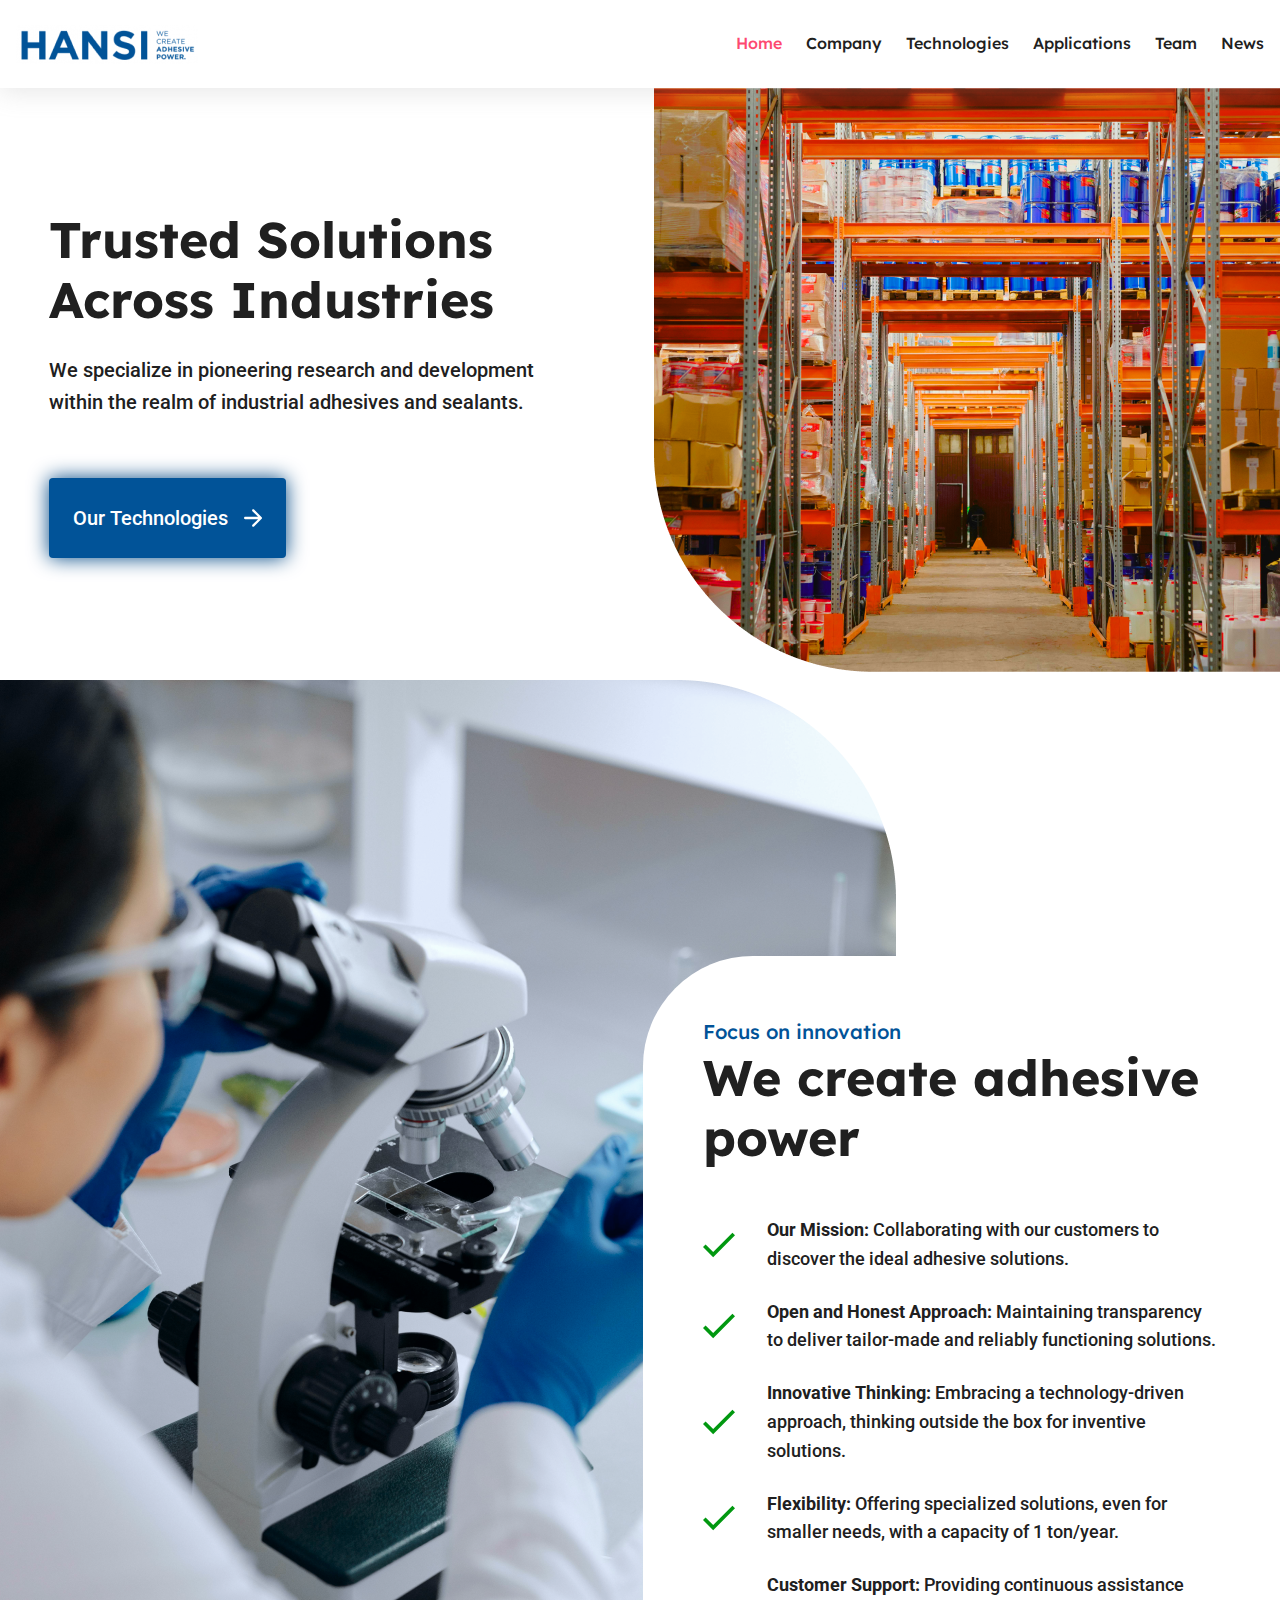
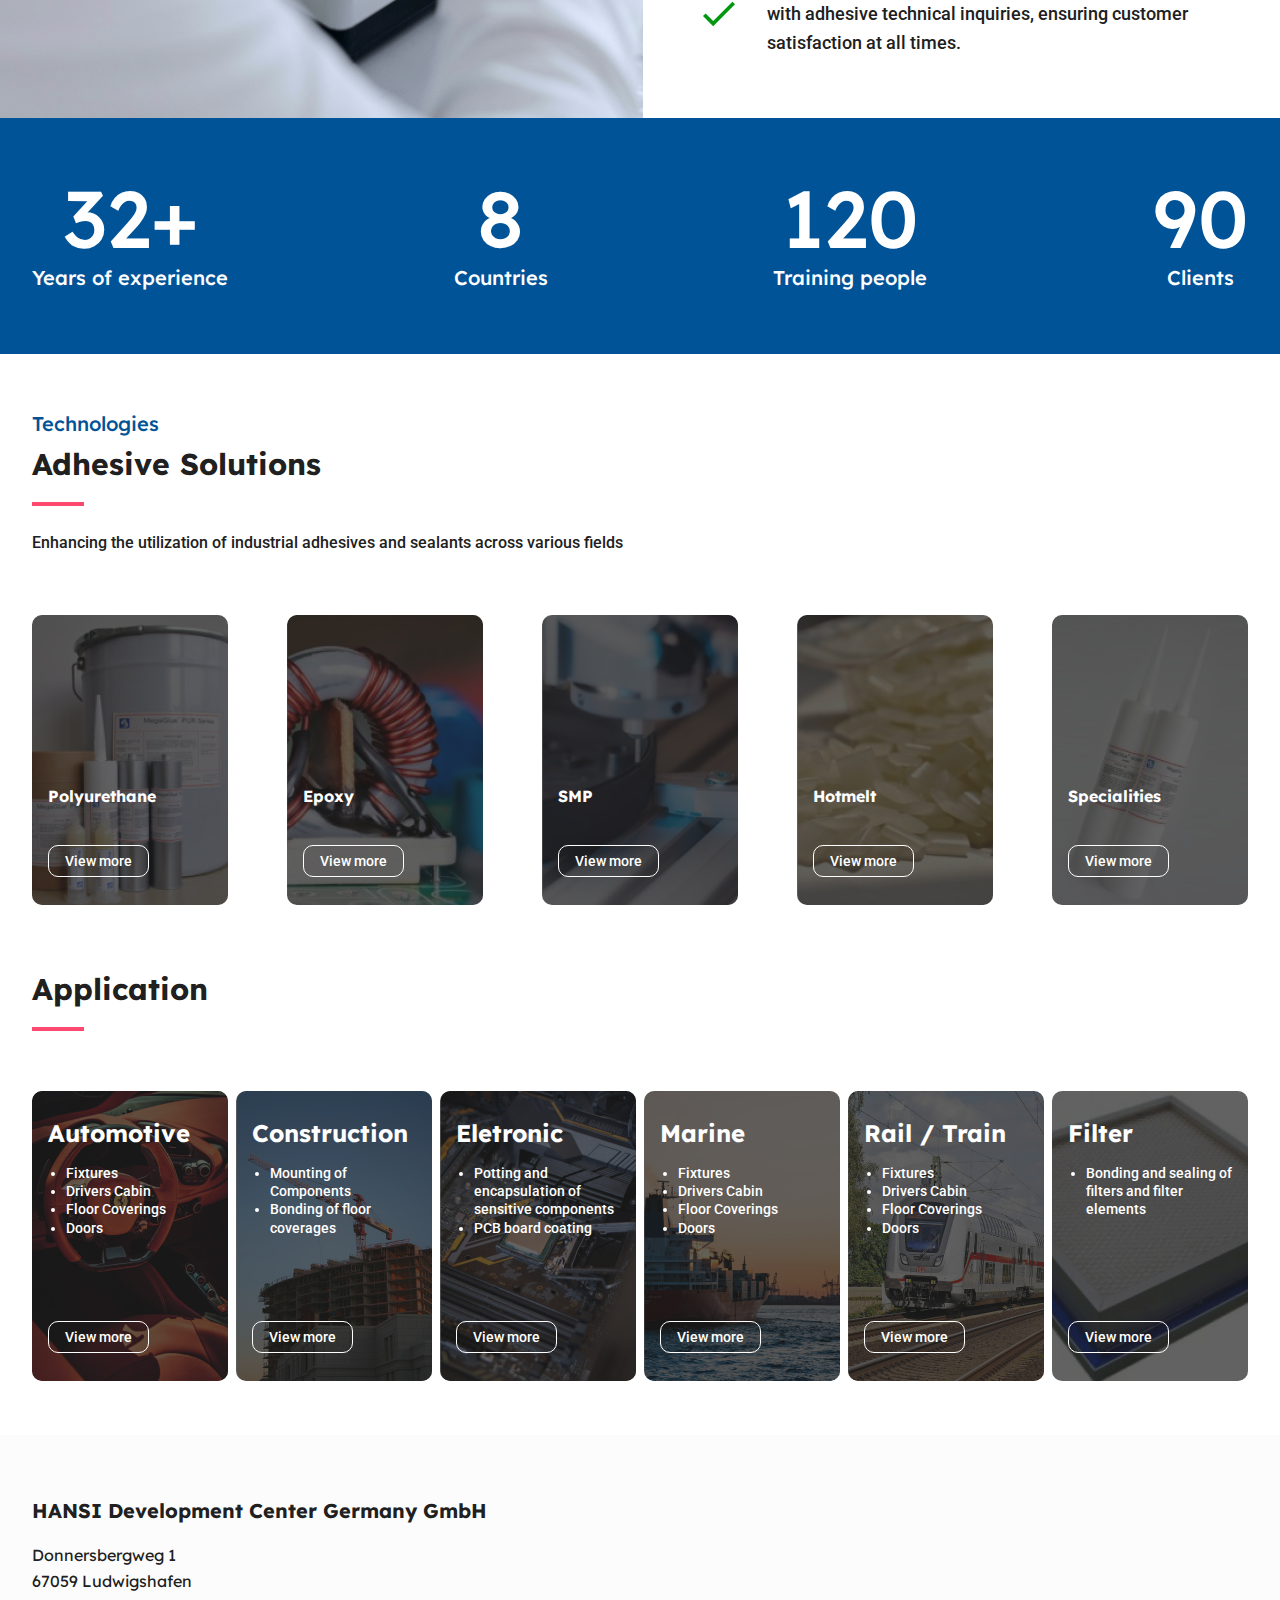
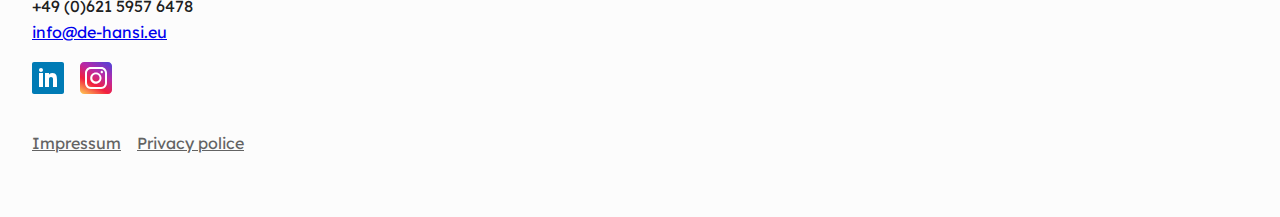
<file: index.html>
<!DOCTYPE html>
<html lang="en">
<head>
  <meta charset="UTF-8">
  <meta name="viewport" content="width=device-width, initial-scale=1.0">
  <title>Hansi - We create adhesive power</title>

  <link rel="stylesheet" href="./reset.css">
  <link rel="stylesheet" href="./styles.css">

  <link rel="preconnect" href="https://fonts.googleapis.com">
  <link rel="preconnect" href="https://fonts.gstatic.com" crossorigin>
  <link href="https://fonts.googleapis.com/css2?family=Roboto:ital,wght@0,100;0,300;0,400;0,500;0,700;0,900;1,100;1,300;1,400;1,500;1,700;1,900&display=swap" rel="stylesheet">
  <link href="https://fonts.googleapis.com/css2?family=Lexend:wght@100..900&family=Roboto:ital,wght@0,100;0,300;0,400;0,500;0,700;0,900;1,100;1,300;1,400;1,500;1,700;1,900&display=swap" rel="stylesheet">
</head>
<body>
  <header id="navbar" class="navbar" data-open="false">
    <div class="navbar-container">
      <figure class="navbar-logo">
        <img src="./assets/images/logo.png" />
      </figure>
      <button class="navbar-menu" onclick="handleMobileMenu()">
        <span class="navbar-action-open">
          <svg xmlns="http://www.w3.org/2000/svg" width="24" height="24" viewBox="0 0 24 24" fill="none" stroke="currentColor" stroke-width="2" stroke-linecap="round" stroke-linejoin="round" class="lucide lucide-menu"><line x1="4" x2="20" y1="12" y2="12"/><line x1="4" x2="20" y1="6" y2="6"/><line x1="4" x2="20" y1="18" y2="18"/></svg>
        </span>
        <span class="navbar-action-close">
          <svg xmlns="http://www.w3.org/2000/svg" width="24" height="24" viewBox="0 0 24 24" fill="none" stroke="currentColor" stroke-width="2" stroke-linecap="round" stroke-linejoin="round" class="lucide lucide-x"><path d="M18 6 6 18"/><path d="m6 6 12 12"/></svg>
        </span>
      </button>
      <nav class="navbar-nav">
        <ul class="navbar-list">
          <li class="navbar-item" data-active="true">
            <a class="navbar-link" href="./index.html">
              Home
            </a>
          </li>
          <li class="navbar-item">
            <a class="navbar-link" href="./company.html">
              Company
            </a>
          </li>
          <li class="navbar-item">
            <a class="navbar-link" href="./technologies.html">
              Technologies
            </a>
          </li>
          <li class="navbar-item">
            <a class="navbar-link" href="./applications.html">
              Applications
            </a>
          </li>
          <li class="navbar-item">
            <a class="navbar-link" href="./team.html">
              Team
            </a>
          </li>
          <li class="navbar-item">
            <a class="navbar-link" href="./news.html">
              News
            </a>
          </li>
        </ul>
      </nav>
    </div>
  </header>
  <!-- 
    MARK: HOME - TRUSTED SOLUTIONS
  -->
  <section>
    <div class="trusted-container">
      <div class="trusted-box">
        <h2 class="trusted-title">Trusted Solutions Across Industries</h2>
        <p class="trusted-text">We specialize in pioneering research and development within the realm of industrial adhesives and sealants.</p>
        <a href="#" class="button">
          Our Technologies 
          <svg width="18" height="18" viewBox="0 0 18 18" fill="none" xmlns="http://www.w3.org/2000/svg">
            <path d="M8.4366 17.4366C8.22472 17.2247 8.11377 16.955 8.10376 16.6276C8.09451 16.3001 8.19583 16.0305 8.4077 15.8186L14.0706 10.1557H1.1557C0.82825 10.1557 0.55358 10.0447 0.331686 9.82285C0.110562 9.60172 0 9.32744 0 8.99999C0 8.67254 0.110562 8.39787 0.331686 8.17598C0.55358 7.95485 0.82825 7.84429 1.1557 7.84429H14.0706L8.4077 2.18137C8.19583 1.96949 8.09451 1.69983 8.10376 1.37238C8.11377 1.04493 8.22472 0.77527 8.4366 0.563392C8.64847 0.351514 8.91814 0.245575 9.24559 0.245575C9.57303 0.245575 9.8427 0.351514 10.0546 0.563392L17.6822 8.191C17.7978 8.28731 17.8798 8.4075 17.9283 8.55158C17.9761 8.69643 18 8.8459 18 8.99999C18 9.15408 17.9761 9.29854 17.9283 9.43338C17.8798 9.56821 17.7978 9.69341 17.6822 9.80898L10.0546 17.4366C9.8427 17.6485 9.57303 17.7544 9.24559 17.7544C8.91814 17.7544 8.64847 17.6485 8.4366 17.4366Z" fill="white"/>
          </svg>
        </a>
      </div>
      <figure>
        <img src="./assets/images/home-trusted-solutions.png" />
      </figure>
    </div>
  </section>

  <!-- 
    MARK: HOME - FOCUS ON INOVATION
  -->
  <section>
    <div class="focus-container">
      <figure>
        <img src="./assets/images/home-focus-on-inovation.png" />
      </figure>
      <div class="focus-box">
        <span class="section-info">Focus on innovation</span>
        <h2 class="focus-title">We create adhesive power</h2>
        <ul class="focus-list">
          <li>
            <svg width="32" height="26" viewBox="0 0 32 26" fill="none" xmlns="http://www.w3.org/2000/svg">
              <path d="M10.1694 20.0495L2.58329 12.4633L0 15.0284L10.1694 25.1978L32 3.36725L29.4349 0.802155L10.1694 20.0495Z" fill="#019810"/>
            </svg>        
            <span><strong>Our Mission:</strong> Collaborating with our customers to discover the ideal adhesive solutions.</span>
          </li>
          <li>
            <svg width="32" height="26" viewBox="0 0 32 26" fill="none" xmlns="http://www.w3.org/2000/svg">
              <path d="M10.1694 20.0495L2.58329 12.4633L0 15.0284L10.1694 25.1978L32 3.36725L29.4349 0.802155L10.1694 20.0495Z" fill="#019810"/>
            </svg>
            <span><strong>Open and Honest Approach:</strong> Maintaining transparency to deliver tailor-made and reliably functioning solutions.</span>
          </li>
          <li>
            <svg width="32" height="26" viewBox="0 0 32 26" fill="none" xmlns="http://www.w3.org/2000/svg">
              <path d="M10.1694 20.0495L2.58329 12.4633L0 15.0284L10.1694 25.1978L32 3.36725L29.4349 0.802155L10.1694 20.0495Z" fill="#019810"/>
            </svg>
            <span><strong>Innovative Thinking:</strong> Embracing a technology-driven approach, thinking outside the box for inventive solutions.</span>
          </li>
          <li>
            <svg width="32" height="26" viewBox="0 0 32 26" fill="none" xmlns="http://www.w3.org/2000/svg">
              <path d="M10.1694 20.0495L2.58329 12.4633L0 15.0284L10.1694 25.1978L32 3.36725L29.4349 0.802155L10.1694 20.0495Z" fill="#019810"/>
            </svg>
            <span><strong>Flexibility:</strong> Offering specialized solutions, even for smaller needs, with a capacity of 1 ton/year.</span>
          </li>
          <li>
            <svg width="32" height="26" viewBox="0 0 32 26" fill="none" xmlns="http://www.w3.org/2000/svg">
              <path d="M10.1694 20.0495L2.58329 12.4633L0 15.0284L10.1694 25.1978L32 3.36725L29.4349 0.802155L10.1694 20.0495Z" fill="#019810"/>
            </svg>
            <span><strong>Customer Support:</strong> Providing continuous assistance with adhesive technical inquiries, ensuring customer satisfaction at all times.</span>
          </li>
        </ul>
      </div>
    </div>
  </section>

  <!-- 
    MARK: HOME - OUR NUMBERS
  -->
  <section class="our-numbers">
    <div class="container">
      <div class="our-numbers-content">
        <span class="our-numbers-number">
          32+
        </span>
        <span class="our-numbers-info">
          Years of experience
        </span>
      </div>
      <div class="our-numbers-content">
        <span class="our-numbers-number">
          8
        </span>
        <span class="our-numbers-info">
          Countries
        </span>
      </div>
      <div class="our-numbers-content">
        <span class="our-numbers-number">
          120
        </span>
        <span class="our-numbers-info">
          Training people
        </span>
      </div>
      <div class="our-numbers-content">
        <span class="our-numbers-number">
          90
        </span>
        <span class="our-numbers-info">
          Clients
        </span>
      </div>
    </div>
  </section>

  <section class="section-spaced">
    <div class="container">
      <!-- 
        MARK: HOME - ADHESIVE SOLUTIONS
      -->
      <span class="section-info">Technologies</span>
      <h2 class="title">Adhesive Solutions</h2>
      <p class="text">Enhancing the utilization of industrial adhesives and sealants across various fields</p>
      <div class="card-container">
        <div class="card-link is-solution">
          <img aria-hidden="true" class="card-link-image" src="./assets/images/solution-1.png" />
          <div class="card-link-content">
            <span>Polyurethane</span>
            <a href="#">View more</a>
          </div>
        </div>
        <div class="card-link is-solution">
          <img aria-hidden="true" class="card-link-image" src="./assets/images/solution-2.png" />
          <div class="card-link-content">
            <span>Epoxy</span>
            <a href="#">View more</a>
          </div>
        </div>
        <div class="card-link is-solution">
          <img aria-hidden="true" class="card-link-image" src="./assets/images/solution-3.png" />
          <div class="card-link-content">
            <span>SMP</span>
            <a href="#">View more</a>
          </div>
        </div>
        <div class="card-link is-solution">
          <img aria-hidden="true" class="card-link-image" src="./assets/images/solution-4.png" />
          <div class="card-link-content">
            <span>Hotmelt</span>
            <a href="#">View more</a>
          </div>
        </div>
        <div class="card-link is-solution">
          <img aria-hidden="true" class="card-link-image" src="./assets/images/solution-5.png" />
          <div class="card-link-content">
            <span>Specialities</span>
            <a href="#">View more</a>
          </div>
        </div>
      </div>

      <!-- 
        MARK: HOME - APPLICATION
      -->
      <h2 class="title">Application</h2>
      <div class="card-container">
        <div class="card-link is-application">
          <img aria-hidden="true" class="card-link-image" src="./assets/images/application-1.png" />
          <div class="card-link-content">
            <h3>Automotive</h3>
            <ul>
              <li>Fixtures</li>
              <li>Drivers Cabin</li>
              <li>Floor Coverings</li>
              <li>Doors</li>
            </ul>
            <a href="#">View more</a>
          </div>
        </div>
        <div class="card-link is-application">
          <img aria-hidden="true" class="card-link-image" src="./assets/images/application-2.png" />
          <div class="card-link-content">
            <h3>Construction</h3>
            <ul>
              <li>Mounting of Components</li>
              <li>Bonding of floor coverages</li>
            </ul>
            <a href="#">View more</a>
          </div>
        </div>
        <div class="card-link is-application">
          <img aria-hidden="true" class="card-link-image" src="./assets/images/application-3.png" />
          <div class="card-link-content">
            <h3>Eletronic</h3>
            <ul>
              <li>Potting and encapsulation of sensitive components</li>
              <li>PCB board coating</li>
            </ul>
            <a href="#">View more</a>
          </div>
        </div>
        <div class="card-link is-application">
          <img aria-hidden="true" class="card-link-image" src="./assets/images/application-4.png" />
          <div class="card-link-content">
            <h3>Marine</h3>
            <ul>
              <li>Fixtures</li>
              <li>Drivers Cabin</li>
              <li>Floor Coverings</li>
              <li>Doors</li>
            </ul>
            <a href="#">View more</a>
          </div>
        </div>
        <div class="card-link is-application">
          <img aria-hidden="true" class="card-link-image" src="./assets/images/application-5.png" />
          <div class="card-link-content">
            <h3>Rail / Train</h3>
            <ul>
              <li>Fixtures</li>
              <li>Drivers Cabin</li>
              <li>Floor Coverings</li>
              <li>Doors</li>
            </ul>
            <a href="#">View more</a>
          </div>
        </div>
        <div class="card-link is-application">
          <img aria-hidden="true" class="card-link-image" src="./assets/images/application-6.png" />
          <div class="card-link-content">
            <h3>Filter</h3>
            <ul>
              <li>Bonding and sealing of filters and filter elements</li>
            </ul>
            <a href="#">View more</a>
          </div>
        </div>
      </div>
    </div>
  </section>

  <!-- 
    MARK: FOOTER 
  -->
  <footer>
    <div class="container">
      <h2>HANSI Development Center Germany GmbH</h2>
      <address>
        Donnersbergweg 1<br/>
        67059 Ludwigshafen
      </address>
      <span>+49 (0)621 5957 6478</span>
      <a href="mailto:info@de-hansi.eu">info@de-hansi.eu</a>
      <div class="footer-social">
        <a href="#" target="_blank">
          <img src="./assets/icons/linkedin.svg" />
        </a>
        <a href="#" target="_blank">
          <img src="./assets/icons/instagram.svg" />
        </a>
      </div>
      <div class="footer-documents">
        <a href="#" target="_blank">Impressum</a>
        <a href="#" target="_blank">Privacy police</a>
      </div>
    </div>
  </footer>
</body>
</html>
</file>
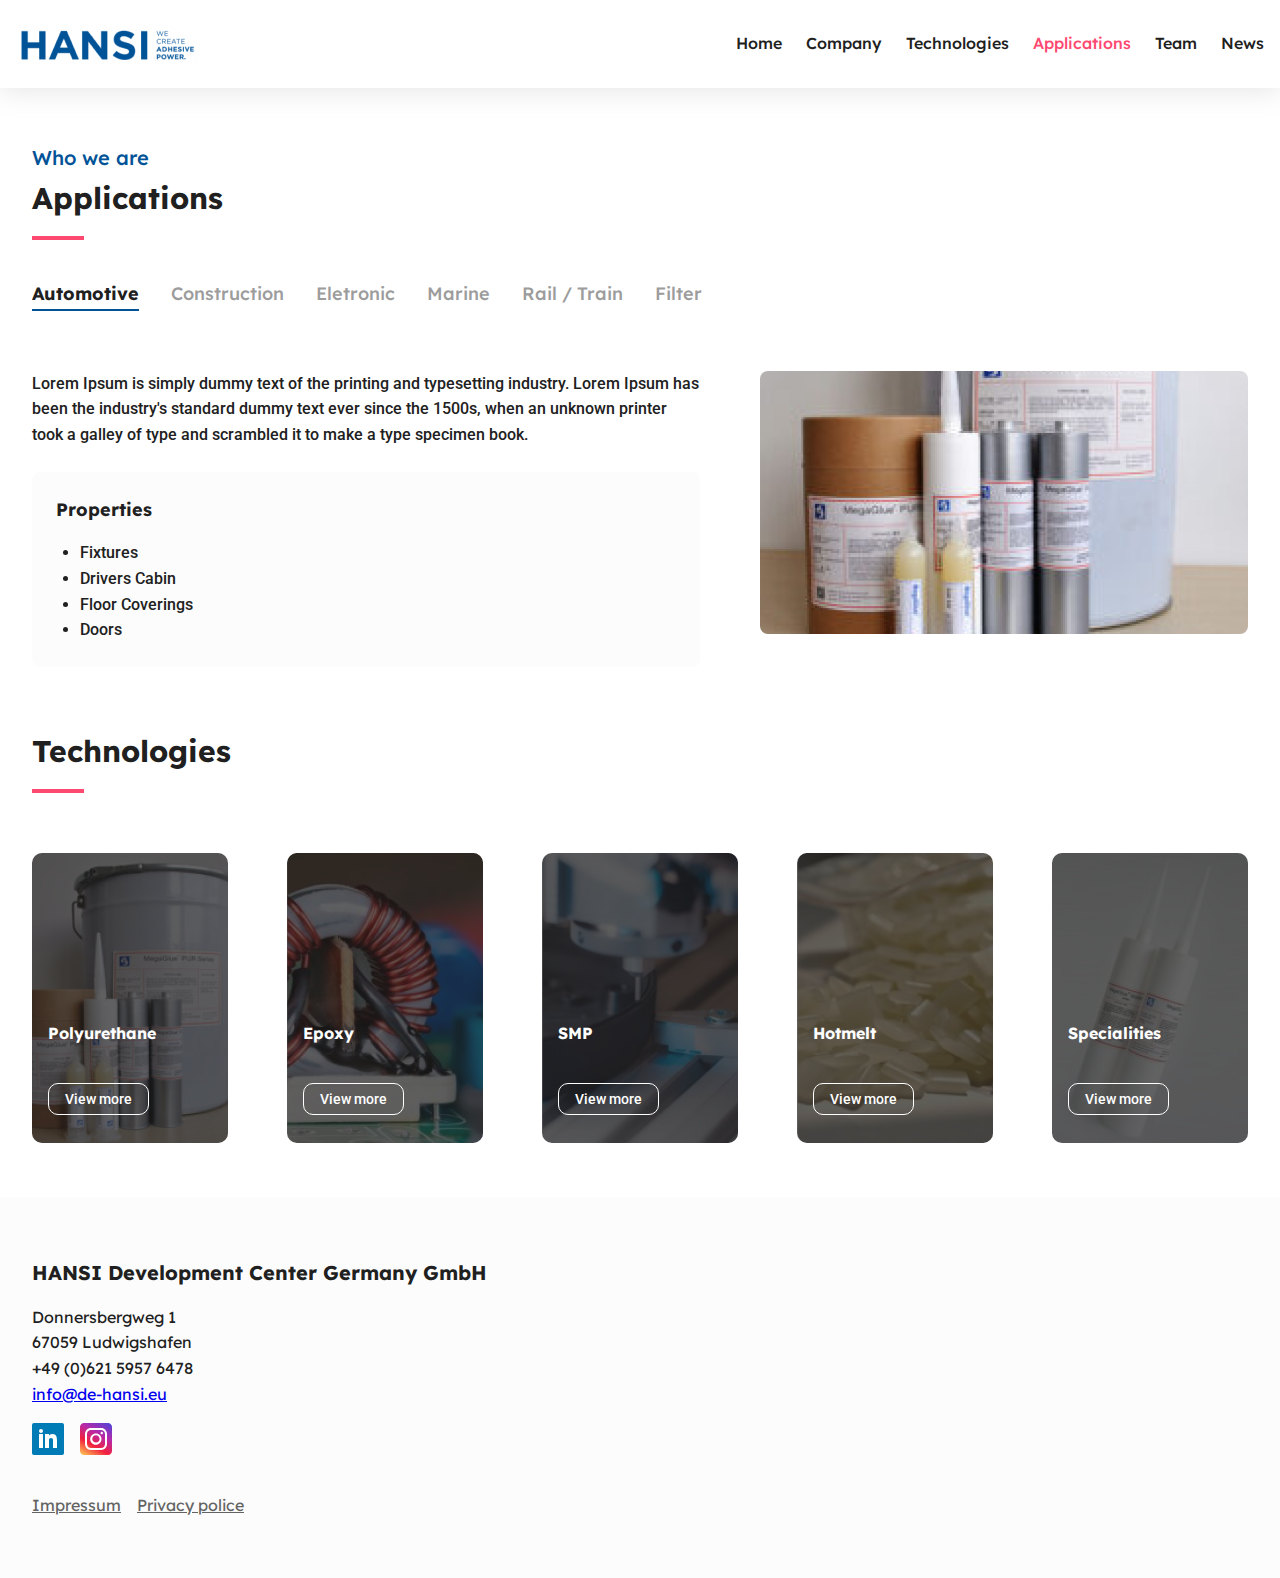
<file: applications.html>
<!DOCTYPE html>
<html lang="en">
<head>
  <meta charset="UTF-8">
  <meta name="viewport" content="width=device-width, initial-scale=1.0">
  <title>Hansi - We create adhesive power</title>

  <link rel="stylesheet" href="./reset.css">
  <link rel="stylesheet" href="./styles.css">

  <link rel="preconnect" href="https://fonts.googleapis.com">
  <link rel="preconnect" href="https://fonts.gstatic.com" crossorigin>
  <link href="https://fonts.googleapis.com/css2?family=Roboto:ital,wght@0,100;0,300;0,400;0,500;0,700;0,900;1,100;1,300;1,400;1,500;1,700;1,900&display=swap" rel="stylesheet">
  <link href="https://fonts.googleapis.com/css2?family=Lexend:wght@100..900&family=Roboto:ital,wght@0,100;0,300;0,400;0,500;0,700;0,900;1,100;1,300;1,400;1,500;1,700;1,900&display=swap" rel="stylesheet">

  <script type="text/javascript" src="./scripts.js"></script>
</head>
<body>
  <header id="navbar" class="navbar" data-open="false">
    <div class="navbar-container">
      <figure class="navbar-logo">
        <img src="./assets/images/logo.png" />
      </figure>
      <button class="navbar-menu" onclick="handleMobileMenu()">
        <span class="navbar-action-open">
          <svg xmlns="http://www.w3.org/2000/svg" width="24" height="24" viewBox="0 0 24 24" fill="none" stroke="currentColor" stroke-width="2" stroke-linecap="round" stroke-linejoin="round" class="lucide lucide-menu"><line x1="4" x2="20" y1="12" y2="12"/><line x1="4" x2="20" y1="6" y2="6"/><line x1="4" x2="20" y1="18" y2="18"/></svg>
        </span>
        <span class="navbar-action-close">
          <svg xmlns="http://www.w3.org/2000/svg" width="24" height="24" viewBox="0 0 24 24" fill="none" stroke="currentColor" stroke-width="2" stroke-linecap="round" stroke-linejoin="round" class="lucide lucide-x"><path d="M18 6 6 18"/><path d="m6 6 12 12"/></svg>
        </span>
      </button>
      <nav class="navbar-nav">
        <ul class="navbar-list">
          <li class="navbar-item">
            <a class="navbar-link" href="./index.html">
              Home
            </a>
          </li>
          <li class="navbar-item">
            <a class="navbar-link" href="./company.html">
              Company
            </a>
          </li>
          <li class="navbar-item">
            <a class="navbar-link" href="./technologies.html">
              Technologies
            </a>
          </li>
          <li class="navbar-item" data-active="true">
            <a class="navbar-link" href="./applications.html">
              Applications
            </a>
          </li>
          <li class="navbar-item">
            <a class="navbar-link" href="./team.html">
              Team
            </a>
          </li>
          <li class="navbar-item">
            <a class="navbar-link" href="./news.html">
              News
            </a>
          </li>
        </ul>
      </nav>
    </div>
  </header>

  <section class="section-spaced">
    <div class="container">
      <!-- 
        MARK: HOME - APPLICATION
      -->
      <span class="section-info">Who we are</span>
      <h2 class="title">Applications</h2>

      <ul class="tabs">
        <li class="tabs-item" data-active="true" data-tab-item="1" onclick="changeTabs('1')">
          Automotive
        </li>
        <li class="tabs-item" data-active="false" data-tab-item="2" onclick="changeTabs('2')">
          Construction
        </li>
        <li class="tabs-item">
          Eletronic
        </li>
        <li class="tabs-item">
          Marine
        </li>
        <li class="tabs-item">
          Rail / Train
        </li>
        <li class="tabs-item">
          Filter
        </li>
      </ul>

      <div class="tabs-container" data-active="true" data-tab-container="1">
        <div class="tabs-container-main">
          <div>
            <p>Lorem Ipsum is simply dummy text of the printing and typesetting industry. Lorem Ipsum has been the industry's standard dummy text ever since the 1500s, when an unknown printer took a galley of type and scrambled it to make a type specimen book.</p>
            <div class="tabs-container-box is-single-element">
              <div>
                <strong>Properties</strong>
                <ul>
                  <li>Fixtures</li>
                  <li>Drivers Cabin</li>
                  <li>Floor Coverings</li>
                  <li>Doors</li>
                </ul>
              </div>
            </div>
          </div>
          <figure>
            <img src="./assets/images/technologies-image.png" alt="">
          </figure>
        </div>
      </div>

      <div class="tabs-container" data-active="false" data-tab-container="2">
        <div class="tabs-container-main">
          <div>
            <p>On Lorem Ipsum is simply dummy text of the printing and typesetting industry. Lorem Ipsum has been the industry's standard dummy text ever since the 1500s, when an unknown printer took a galley of type and scrambled it to make a type specimen book.</p>
            <div class="tabs-container-box is-single-element">
              <div>
                <strong>Properties</strong>
                <ul>
                  <li>Fixtures</li>
                  <li>Drivers Cabin</li>
                  <li>Floor Coverings</li>
                  <li>Doors</li>
                </ul>
              </div>
            </div>
          </div>
          <figure>
            <img src="./assets/images/technologies-image.png" alt="">
          </figure>
        </div>
      </div>

      

      <h2 class="title">Technologies</h2>
      <div class="card-container">
        <div class="card-link is-solution">
          <img aria-hidden="true" class="card-link-image" src="./assets/images/solution-1.png" />
          <div class="card-link-content">
            <span>Polyurethane</span>
            <a href="#">View more</a>
          </div>
        </div>
        <div class="card-link is-solution">
          <img aria-hidden="true" class="card-link-image" src="./assets/images/solution-2.png" />
          <div class="card-link-content">
            <span>Epoxy</span>
            <a href="#">View more</a>
          </div>
        </div>
        <div class="card-link is-solution">
          <img aria-hidden="true" class="card-link-image" src="./assets/images/solution-3.png" />
          <div class="card-link-content">
            <span>SMP</span>
            <a href="#">View more</a>
          </div>
        </div>
        <div class="card-link is-solution">
          <img aria-hidden="true" class="card-link-image" src="./assets/images/solution-4.png" />
          <div class="card-link-content">
            <span>Hotmelt</span>
            <a href="#">View more</a>
          </div>
        </div>
        <div class="card-link is-solution">
          <img aria-hidden="true" class="card-link-image" src="./assets/images/solution-5.png" />
          <div class="card-link-content">
            <span>Specialities</span>
            <a href="#">View more</a>
          </div>
        </div>
      </div>
    </div>
  </section>

  <!-- 
    MARK: FOOTER 
  -->
  <footer>
    <div class="container">
      <h2>HANSI Development Center Germany GmbH</h2>
      <address>
        Donnersbergweg 1<br/>
        67059 Ludwigshafen
      </address>
      <span>+49 (0)621 5957 6478</span>
      <a href="mailto:info@de-hansi.eu">info@de-hansi.eu</a>
      <div class="footer-social">
        <a href="#" target="_blank">
          <img src="./assets/icons/linkedin.svg" />
        </a>
        <a href="#" target="_blank">
          <img src="./assets/icons/instagram.svg" />
        </a>
      </div>
      <div class="footer-documents">
        <a href="#" target="_blank">Impressum</a>
        <a href="#" target="_blank">Privacy police</a>
      </div>
    </div>
  </footer>
</body>
</html>
</file>
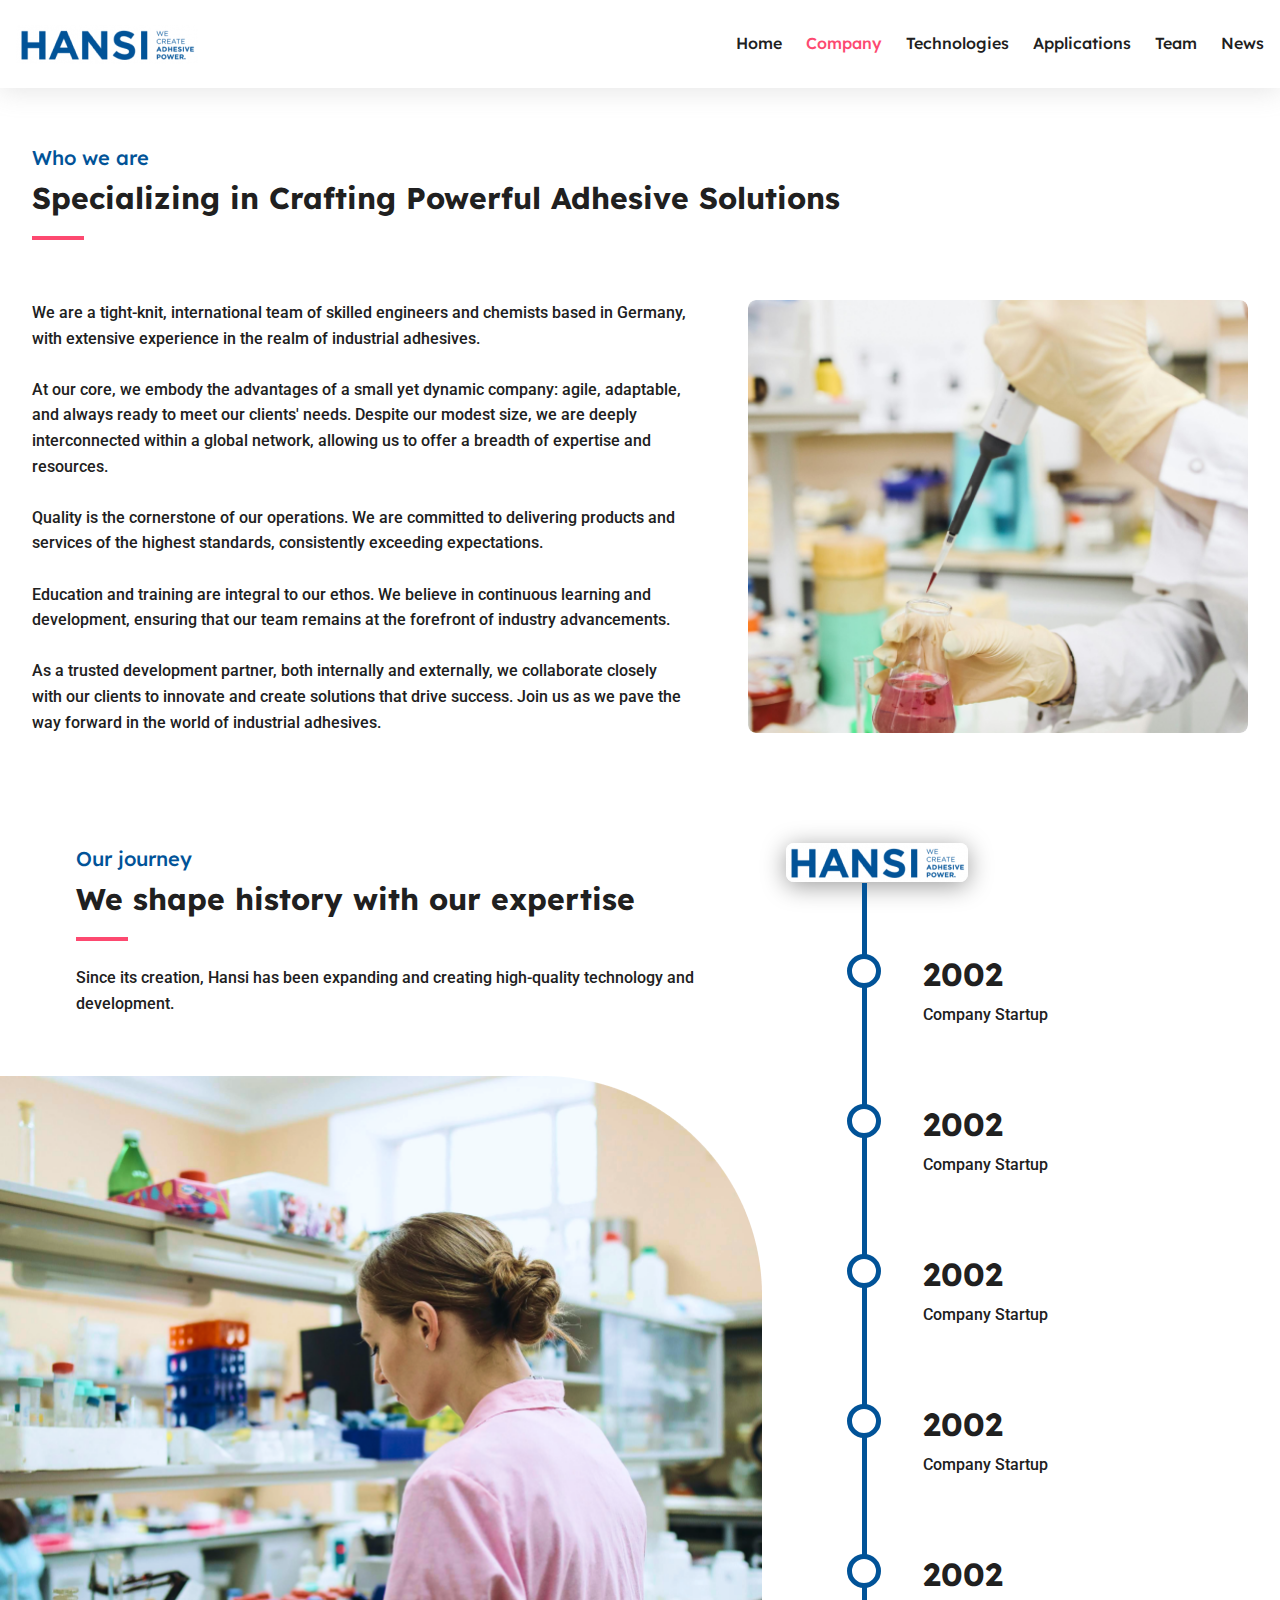
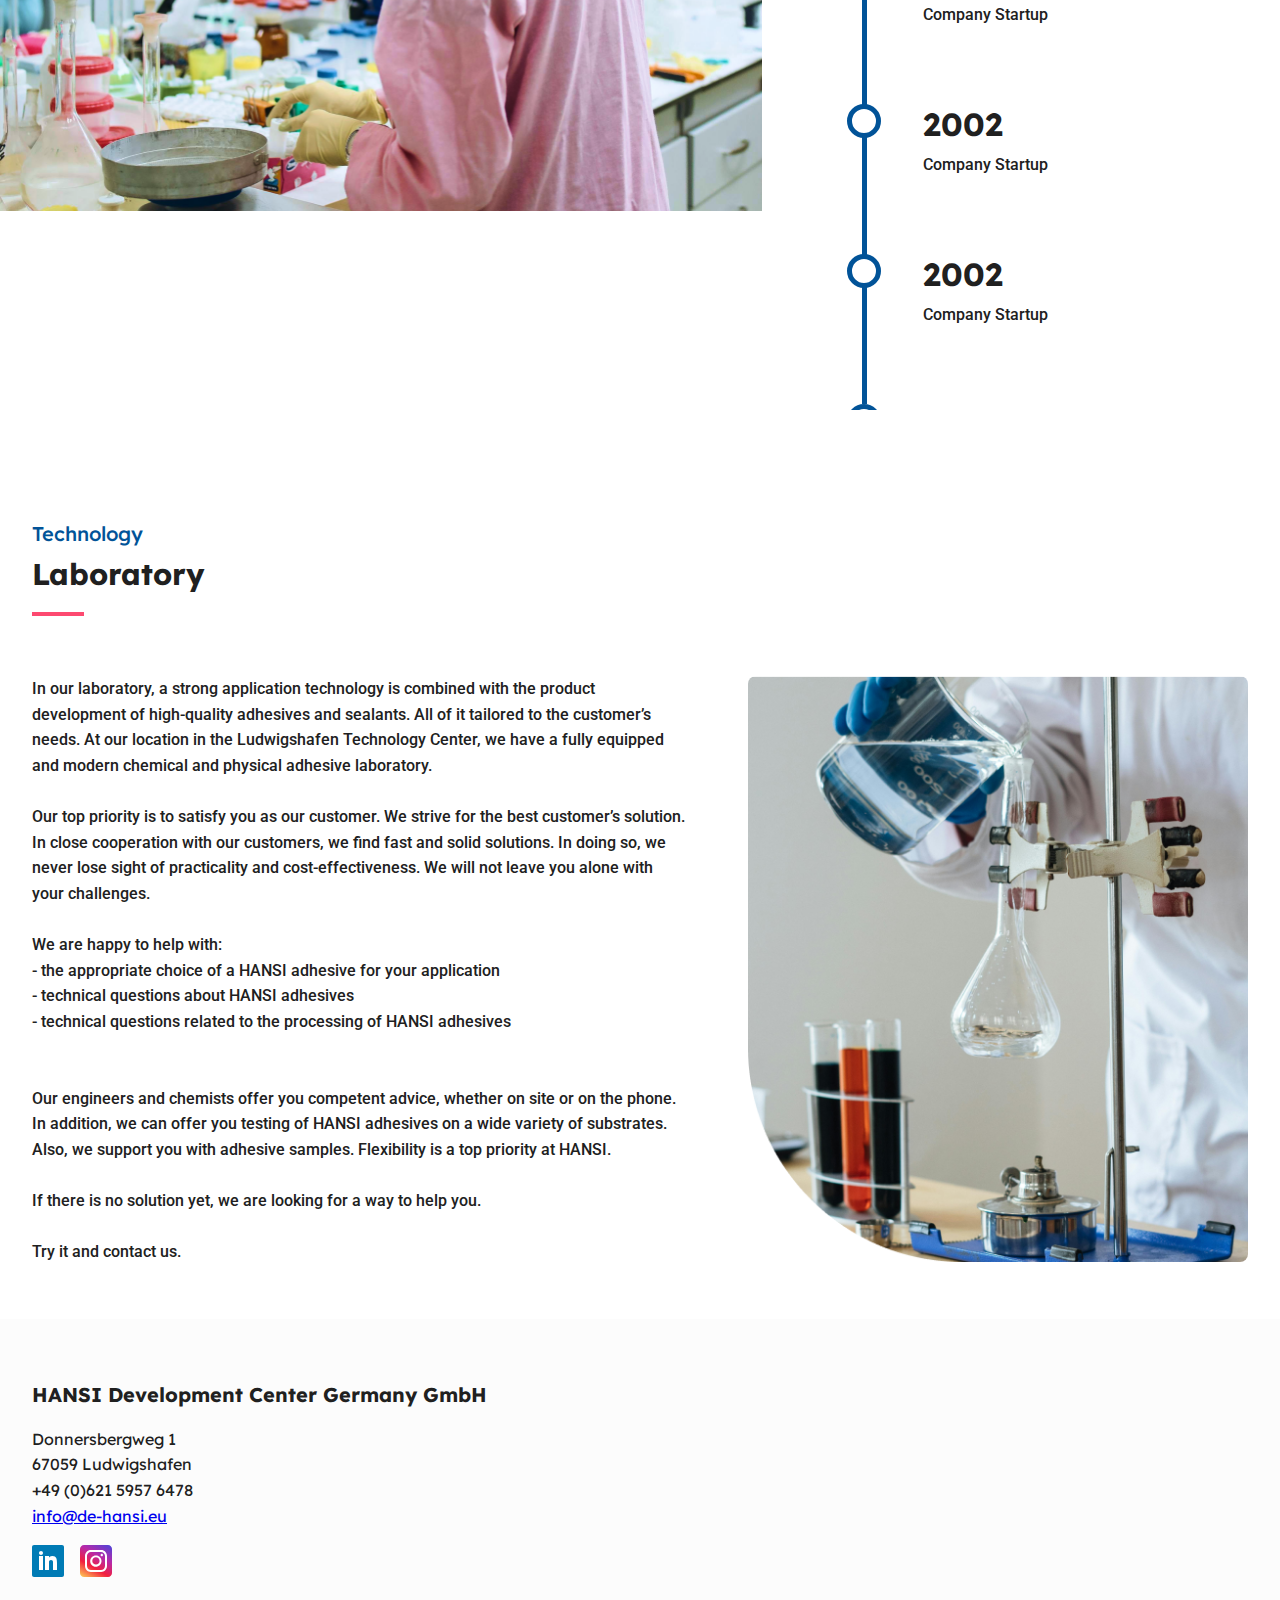
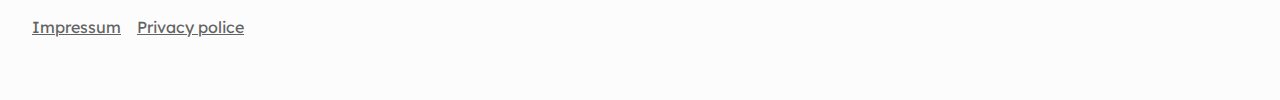
<file: company.html>
<!DOCTYPE html>
<html lang="en">
<head>
  <meta charset="UTF-8">
  <meta name="viewport" content="width=device-width, initial-scale=1.0">
  <title>Hansi - We create adhesive power</title>

  <link rel="stylesheet" href="./reset.css">
  <link rel="stylesheet" href="./styles.css">

  <link rel="preconnect" href="https://fonts.googleapis.com">
  <link rel="preconnect" href="https://fonts.gstatic.com" crossorigin>
  <link href="https://fonts.googleapis.com/css2?family=Roboto:ital,wght@0,100;0,300;0,400;0,500;0,700;0,900;1,100;1,300;1,400;1,500;1,700;1,900&display=swap" rel="stylesheet">
  <link href="https://fonts.googleapis.com/css2?family=Lexend:wght@100..900&family=Roboto:ital,wght@0,100;0,300;0,400;0,500;0,700;0,900;1,100;1,300;1,400;1,500;1,700;1,900&display=swap" rel="stylesheet">

  <script type="text/javascript" src="./scripts.js"></script>
</head>
<body>
  <header id="navbar" class="navbar" data-open="false">
    <div class="navbar-container">
      <figure class="navbar-logo">
        <img src="./assets/images/logo.png" />
      </figure>
      <button class="navbar-menu" onclick="handleMobileMenu()">
        <span class="navbar-action-open">
          <svg xmlns="http://www.w3.org/2000/svg" width="24" height="24" viewBox="0 0 24 24" fill="none" stroke="currentColor" stroke-width="2" stroke-linecap="round" stroke-linejoin="round" class="lucide lucide-menu"><line x1="4" x2="20" y1="12" y2="12"/><line x1="4" x2="20" y1="6" y2="6"/><line x1="4" x2="20" y1="18" y2="18"/></svg>
        </span>
        <span class="navbar-action-close">
          <svg xmlns="http://www.w3.org/2000/svg" width="24" height="24" viewBox="0 0 24 24" fill="none" stroke="currentColor" stroke-width="2" stroke-linecap="round" stroke-linejoin="round" class="lucide lucide-x"><path d="M18 6 6 18"/><path d="m6 6 12 12"/></svg>
        </span>
      </button>
      <nav class="navbar-nav">
        <ul class="navbar-list">
          <li class="navbar-item">
            <a class="navbar-link" href="./index.html">
              Home
            </a>
          </li>
          <li class="navbar-item" data-active="true">
            <a class="navbar-link" href="./company.html">
              Company
            </a>
          </li>
          <li class="navbar-item">
            <a class="navbar-link" href="./technologies.html">
              Technologies
            </a>
          </li>
          <li class="navbar-item">
            <a class="navbar-link" href="./applications.html">
              Applications
            </a>
          </li>
          <li class="navbar-item">
            <a class="navbar-link" href="./team.html">
              Team
            </a>
          </li>
          <li class="navbar-item">
            <a class="navbar-link" href="./news.html">
              News
            </a>
          </li>
        </ul>
      </nav>
    </div>
  </header>

  <section class="section-spaced">
    <div class="container">
      <!-- 
        MARK: COMPANY - WHO WE ARE
      -->
      <span class="section-info">Who we are</span>
      <h2 class="title">Specializing in Crafting Powerful Adhesive Solutions</h2>

      <div class="flex-content">
        <p class="text">
          We are a tight-knit, international team of skilled engineers and chemists based in Germany, with extensive experience in the realm of industrial adhesives.
          <br /><br />
          At our core, we embody the advantages of a small yet dynamic company: agile, adaptable, and always ready to meet our clients' needs. Despite our modest size, we are deeply interconnected within a global network, allowing us to offer a breadth of expertise and resources.
          <br /><br />
          Quality is the cornerstone of our operations. We are committed to delivering products and services of the highest standards, consistently exceeding expectations.
          <br /><br />
          Education and training are integral to our ethos. We believe in continuous learning and development, ensuring that our team remains at the forefront of industry advancements.
          <br /><br />
          As a trusted development partner, both internally and externally, we collaborate closely with our clients to innovate and create solutions that drive success.
          Join us as we pave the way forward in the world of industrial adhesives.
        </p>
        <figure>
          <img src="./assets/images/flex-content-1.png" />
        </figure>
      </div>
    </div>
  </section>

  <section class="section-spaced">
    <div class="timeline-container">
      <div class="timeline-content-text">
        <div class="timeline-text">
          <span class="section-info">Our journey</span>
          <h2 class="title">We shape history with our expertise</h2>
          <p class="text">Since its creation, Hansi has been expanding and creating high-quality technology and development.</p>
        </div>

        <figure>
          <img src="./assets/images/timeline.png" />
        </figure>
      </div>
      <div class="timeline-content-timeline">
        <figure class="timeline-image">
          <img src="./assets/images/logo.png" />
        </figure>
        <ul class="timeline">
          <li class="timeline-item">
            <strong>2002</strong>
            <span class="text">Company Startup</span>
          </li>
          <li class="timeline-item">
            <strong>2002</strong>
            <span class="text">Company Startup</span>
          </li>
          <li class="timeline-item">
            <strong>2002</strong>
            <span class="text">Company Startup</span>
          </li>
          <li class="timeline-item">
            <strong>2002</strong>
            <span class="text">Company Startup</span>
          </li>
          <li class="timeline-item">
            <strong>2002</strong>
            <span class="text">Company Startup</span>
          </li>
          <li class="timeline-item">
            <strong>2002</strong>
            <span class="text">Company Startup</span>
          </li>
          <li class="timeline-item">
            <strong>2002</strong>
            <span class="text">Company Startup</span>
          </li>
          <li class="timeline-item">
            <strong>2002</strong>
            <span class="text">Company Startup</span>
          </li>
        </ul>
      </div>
    </div>
  </section>

  <section class="section-spaced">
    <div class="container">
      <!-- 
        MARK: COMPANY - TECHNOLOGY
      -->
      <span class="section-info">Technology</span>
      <h2 class="title">Laboratory</h2>

      <div class="flex-content">
        <p class="text">
          In our laboratory, a strong application technology is combined with the product development of high-quality adhesives and sealants. All of it tailored to the customer’s needs. At our location in the Ludwigshafen Technology Center, we have a fully equipped and modern chemical and physical adhesive laboratory.
          <br /><br />
          Our top priority is to satisfy you as our customer. We strive for the best customer’s solution. In close cooperation with our customers, we find fast and solid solutions. In doing so, we never lose sight of practicality and cost-effectiveness. We will not leave you alone with your challenges.
          <br /><br />
          We are happy to help with: <br />
          - the appropriate choice of a HANSI adhesive for your application<br />
          - technical questions about HANSI adhesives<br />
          - technical questions related to the processing of HANSI adhesives<br />
          <br /><br />
          Our engineers and chemists offer you competent advice, whether on site or on the phone. In addition, we can offer you testing of HANSI adhesives on a wide variety of substrates. Also, we support you with adhesive samples. Flexibility is a top priority at HANSI.
          <br /><br />
          If there is no solution yet, we are looking for a way to help you.
          <br /><br />
          Try it and contact us.
        </p>
        <figure>
          <img src="./assets/images/flex-content-2.png" />
        </figure>
      </div>
    </div>
  </section>

  <!-- 
    MARK: FOOTER 
  -->
  <footer>
    <div class="container">
      <h2>HANSI Development Center Germany GmbH</h2>
      <address>
        Donnersbergweg 1<br/>
        67059 Ludwigshafen
      </address>
      <span>+49 (0)621 5957 6478</span>
      <a href="mailto:info@de-hansi.eu">info@de-hansi.eu</a>
      <div class="footer-social">
        <a href="#" target="_blank">
          <img src="./assets/icons/linkedin.svg" />
        </a>
        <a href="#" target="_blank">
          <img src="./assets/icons/instagram.svg" />
        </a>
      </div>
      <div class="footer-documents">
        <a href="#" target="_blank">Impressum</a>
        <a href="#" target="_blank">Privacy police</a>
      </div>
    </div>
  </footer>
</body>
</html>
</file>
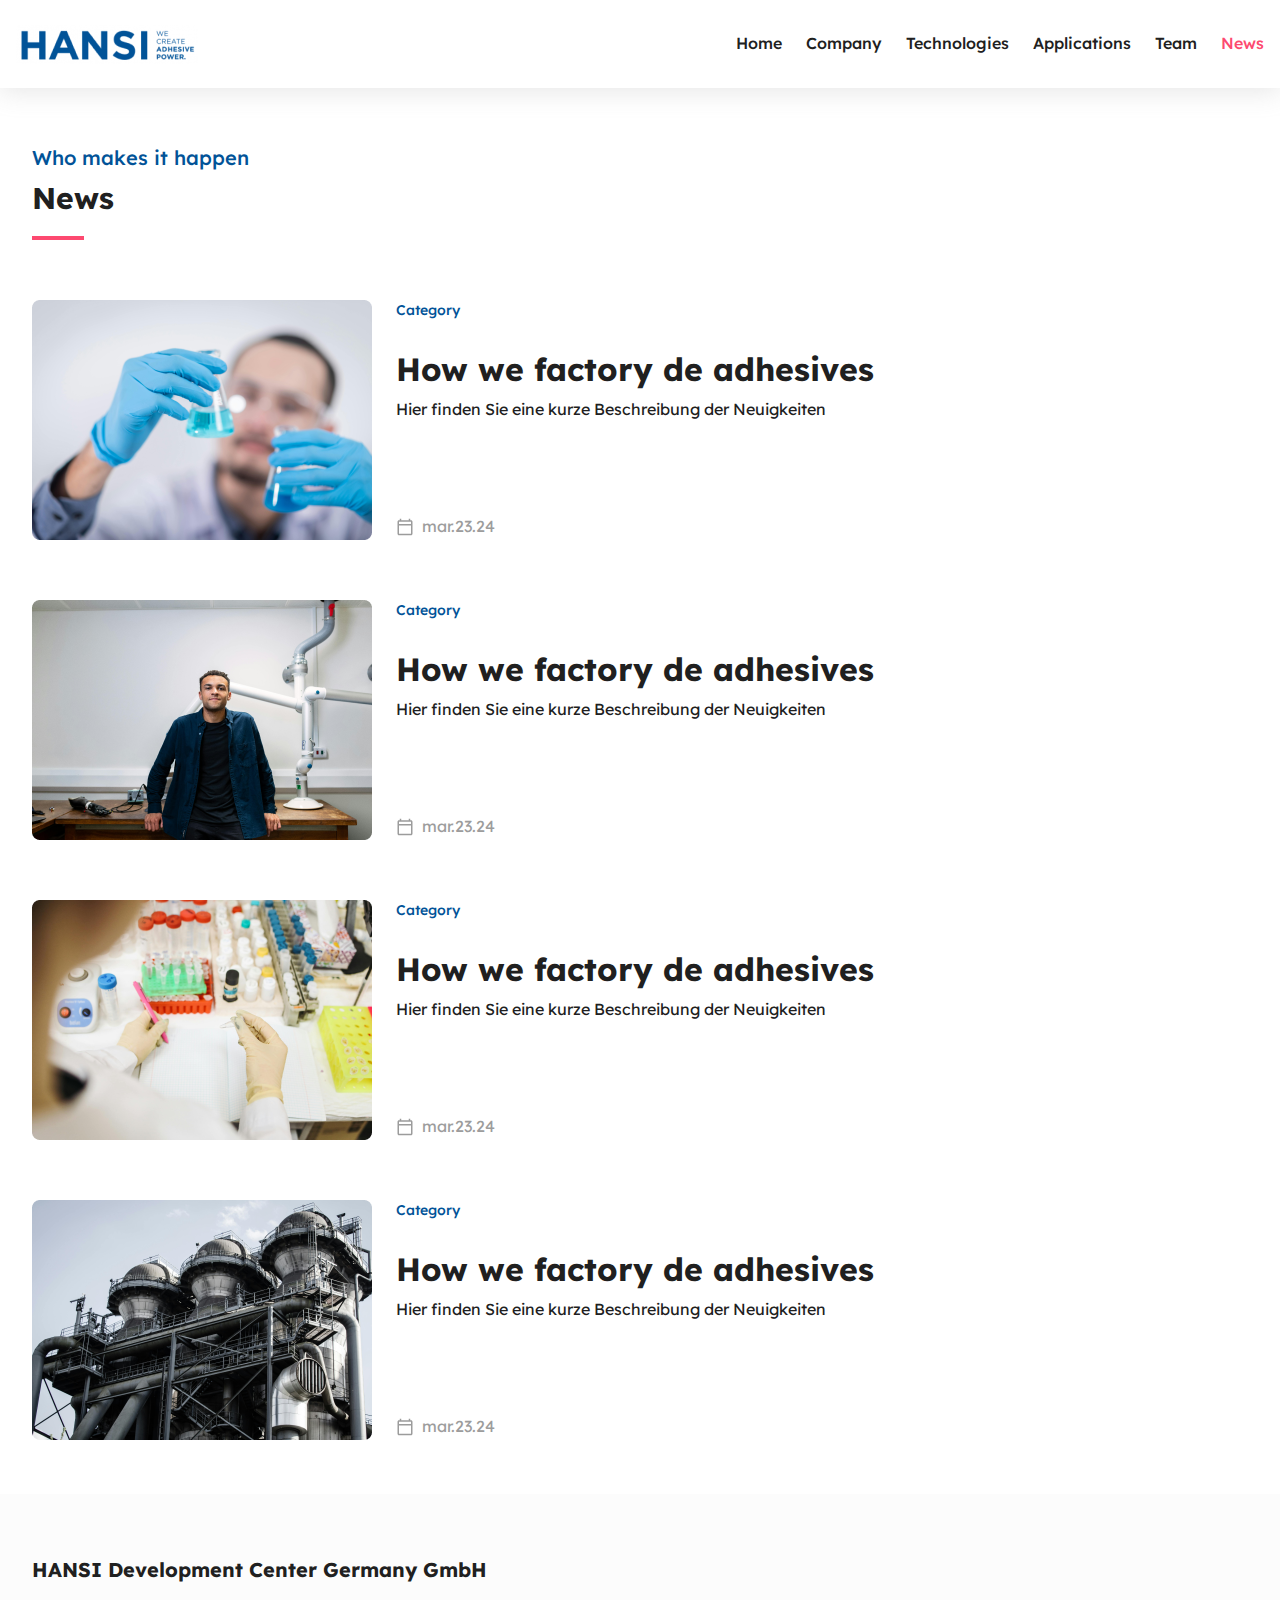
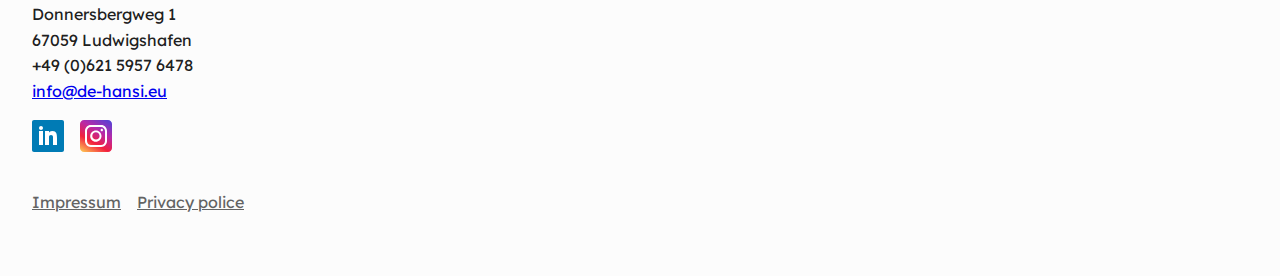
<file: news.html>
<!DOCTYPE html>
<html lang="en">
<head>
  <meta charset="UTF-8">
  <meta name="viewport" content="width=device-width, initial-scale=1.0">
  <title>Hansi - We create adhesive power</title>

  <link rel="stylesheet" href="./reset.css">
  <link rel="stylesheet" href="./styles.css">

  <link rel="preconnect" href="https://fonts.googleapis.com">
  <link rel="preconnect" href="https://fonts.gstatic.com" crossorigin>
  <link href="https://fonts.googleapis.com/css2?family=Roboto:ital,wght@0,100;0,300;0,400;0,500;0,700;0,900;1,100;1,300;1,400;1,500;1,700;1,900&display=swap" rel="stylesheet">
  <link href="https://fonts.googleapis.com/css2?family=Lexend:wght@100..900&family=Roboto:ital,wght@0,100;0,300;0,400;0,500;0,700;0,900;1,100;1,300;1,400;1,500;1,700;1,900&display=swap" rel="stylesheet">

  <script type="text/javascript" src="./scripts.js"></script>
</head>
<body>
  <header id="navbar" class="navbar" data-open="false">
    <div class="navbar-container">
      <figure class="navbar-logo">
        <img src="./assets/images/logo.png" />
      </figure>
      <button class="navbar-menu" onclick="handleMobileMenu()">
        <span class="navbar-action-open">
          <svg xmlns="http://www.w3.org/2000/svg" width="24" height="24" viewBox="0 0 24 24" fill="none" stroke="currentColor" stroke-width="2" stroke-linecap="round" stroke-linejoin="round" class="lucide lucide-menu"><line x1="4" x2="20" y1="12" y2="12"/><line x1="4" x2="20" y1="6" y2="6"/><line x1="4" x2="20" y1="18" y2="18"/></svg>
        </span>
        <span class="navbar-action-close">
          <svg xmlns="http://www.w3.org/2000/svg" width="24" height="24" viewBox="0 0 24 24" fill="none" stroke="currentColor" stroke-width="2" stroke-linecap="round" stroke-linejoin="round" class="lucide lucide-x"><path d="M18 6 6 18"/><path d="m6 6 12 12"/></svg>
        </span>
      </button>
      <nav class="navbar-nav">
        <ul class="navbar-list">
          <li class="navbar-item">
            <a class="navbar-link" href="./index.html">
              Home
            </a>
          </li>
          <li class="navbar-item">
            <a class="navbar-link" href="./company.html">
              Company
            </a>
          </li>
          <li class="navbar-item">
            <a class="navbar-link" href="./technologies.html">
              Technologies
            </a>
          </li>
          <li class="navbar-item">
            <a class="navbar-link" href="./applications.html">
              Applications
            </a>
          </li>
          <li class="navbar-item">
            <a class="navbar-link" href="./team.html">
              Team
            </a>
          </li>
          <li class="navbar-item" data-active="true">
            <a class="navbar-link" href="./news.html">
              News
            </a>
          </li>
        </ul>
      </nav>
    </div>
  </header>
  <section class="section-spaced">
    <!-- 
      MARK: NEWS 
    -->
    <div class="container">
      <span class="section-info">Who makes it happen</span>
      <h2 class="title">News</h2>
      <div class="news-cards">
        <a class="news-card" href="#">
          <figure class="news-card-image">
            <img src="./assets/images/news-1.png" alt="">
          </figure>
          <div class="news-card-content">
            <p class="news-card-category">Category</p>
            <h3 class="news-card-title">How we factory de adhesives</h3>
            <p class="news-card-text">Hier finden Sie eine kurze Beschreibung der Neuigkeiten</p>
            <p class="news-card-date">
                <svg width="18" height="18" viewBox="0 0 18 18" fill="none" xmlns="http://www.w3.org/2000/svg">
                    <g clip-path="url(#clip0_62_882)">
                    <path d="M15 2.25H14.25V0.75H12.75V2.25H5.25V0.75H3.75V2.25H3C2.175 2.25 1.5 2.925 1.5 3.75V15.75C1.5 16.575 2.175 17.25 3 17.25H15C15.825 17.25 16.5 16.575 16.5 15.75V3.75C16.5 2.925 15.825 2.25 15 2.25ZM15 15.75H3V7.5H15V15.75ZM15 6H3V3.75H15V6Z" fill="#9C9C9C"/>
                    </g>
                    <defs>
                    <clipPath id="clip0_62_882">
                    <rect width="18" height="18" fill="white"/>
                    </clipPath>
                    </defs>
                </svg>                    
                mar.23.24
            </p>
          </div>
        </a>
        <a class="news-card" href="#">
            <figure class="news-card-image">
              <img src="./assets/images/news-2.png" alt="">
            </figure>
            <div class="news-card-content">
              <p class="news-card-category">Category</p>
              <h3 class="news-card-title">How we factory de adhesives</h3>
              <p class="news-card-text">Hier finden Sie eine kurze Beschreibung der Neuigkeiten</p>
              <p class="news-card-date">
                <svg width="18" height="18" viewBox="0 0 18 18" fill="none" xmlns="http://www.w3.org/2000/svg">
                    <g clip-path="url(#clip0_62_882)">
                    <path d="M15 2.25H14.25V0.75H12.75V2.25H5.25V0.75H3.75V2.25H3C2.175 2.25 1.5 2.925 1.5 3.75V15.75C1.5 16.575 2.175 17.25 3 17.25H15C15.825 17.25 16.5 16.575 16.5 15.75V3.75C16.5 2.925 15.825 2.25 15 2.25ZM15 15.75H3V7.5H15V15.75ZM15 6H3V3.75H15V6Z" fill="#9C9C9C"/>
                    </g>
                    <defs>
                    <clipPath id="clip0_62_882">
                    <rect width="18" height="18" fill="white"/>
                    </clipPath>
                    </defs>
                </svg>                    
                mar.23.24
            </p>
            </div>
          </a>
          <a class="news-card" href="#">
            <figure class="news-card-image">
              <img src="./assets/images/news-3.png" alt="">
            </figure>
            <div class="news-card-content">
              <p class="news-card-category">Category</p>
              <h3 class="news-card-title">How we factory de adhesives</h3>
              <p class="news-card-text">Hier finden Sie eine kurze Beschreibung der Neuigkeiten</p>
              <p class="news-card-date">
                <svg width="18" height="18" viewBox="0 0 18 18" fill="none" xmlns="http://www.w3.org/2000/svg">
                    <g clip-path="url(#clip0_62_882)">
                    <path d="M15 2.25H14.25V0.75H12.75V2.25H5.25V0.75H3.75V2.25H3C2.175 2.25 1.5 2.925 1.5 3.75V15.75C1.5 16.575 2.175 17.25 3 17.25H15C15.825 17.25 16.5 16.575 16.5 15.75V3.75C16.5 2.925 15.825 2.25 15 2.25ZM15 15.75H3V7.5H15V15.75ZM15 6H3V3.75H15V6Z" fill="#9C9C9C"/>
                    </g>
                    <defs>
                    <clipPath id="clip0_62_882">
                    <rect width="18" height="18" fill="white"/>
                    </clipPath>
                    </defs>
                </svg>                    
                mar.23.24
            </p>
            </div>
          </a>
          <a class="news-card" href="#">
            <figure class="news-card-image">
              <img src="./assets/images/news-4.png" alt="">
            </figure>
            <div class="news-card-content">
              <p class="news-card-category">Category</p>
              <h3 class="news-card-title">How we factory de adhesives</h3>
              <p class="news-card-text">Hier finden Sie eine kurze Beschreibung der Neuigkeiten</p>
              <p class="news-card-date">
                <svg width="18" height="18" viewBox="0 0 18 18" fill="none" xmlns="http://www.w3.org/2000/svg">
                    <g clip-path="url(#clip0_62_882)">
                    <path d="M15 2.25H14.25V0.75H12.75V2.25H5.25V0.75H3.75V2.25H3C2.175 2.25 1.5 2.925 1.5 3.75V15.75C1.5 16.575 2.175 17.25 3 17.25H15C15.825 17.25 16.5 16.575 16.5 15.75V3.75C16.5 2.925 15.825 2.25 15 2.25ZM15 15.75H3V7.5H15V15.75ZM15 6H3V3.75H15V6Z" fill="#9C9C9C"/>
                    </g>
                    <defs>
                    <clipPath id="clip0_62_882">
                    <rect width="18" height="18" fill="white"/>
                    </clipPath>
                    </defs>
                </svg>                    
                mar.23.24
            </p>
            </div>
          </a>
      </div>
    </div>
  </section>

  <!-- 
    MARK: FOOTER 
  -->
  <footer>
    <div class="container">
      <h2>HANSI Development Center Germany GmbH</h2>
      <address>
        Donnersbergweg 1<br/>
        67059 Ludwigshafen
      </address>
      <span>+49 (0)621 5957 6478</span>
      <a href="mailto:info@de-hansi.eu">info@de-hansi.eu</a>
      <div class="footer-social">
        <a href="#" target="_blank">
          <img src="./assets/icons/linkedin.svg" />
        </a>
        <a href="#" target="_blank">
          <img src="./assets/icons/instagram.svg" />
        </a>
      </div>
      <div class="footer-documents">
        <a href="#" target="_blank">Impressum</a>
        <a href="#" target="_blank">Privacy police</a>
      </div>
    </div>
  </footer>
</body>
</html>
</file>
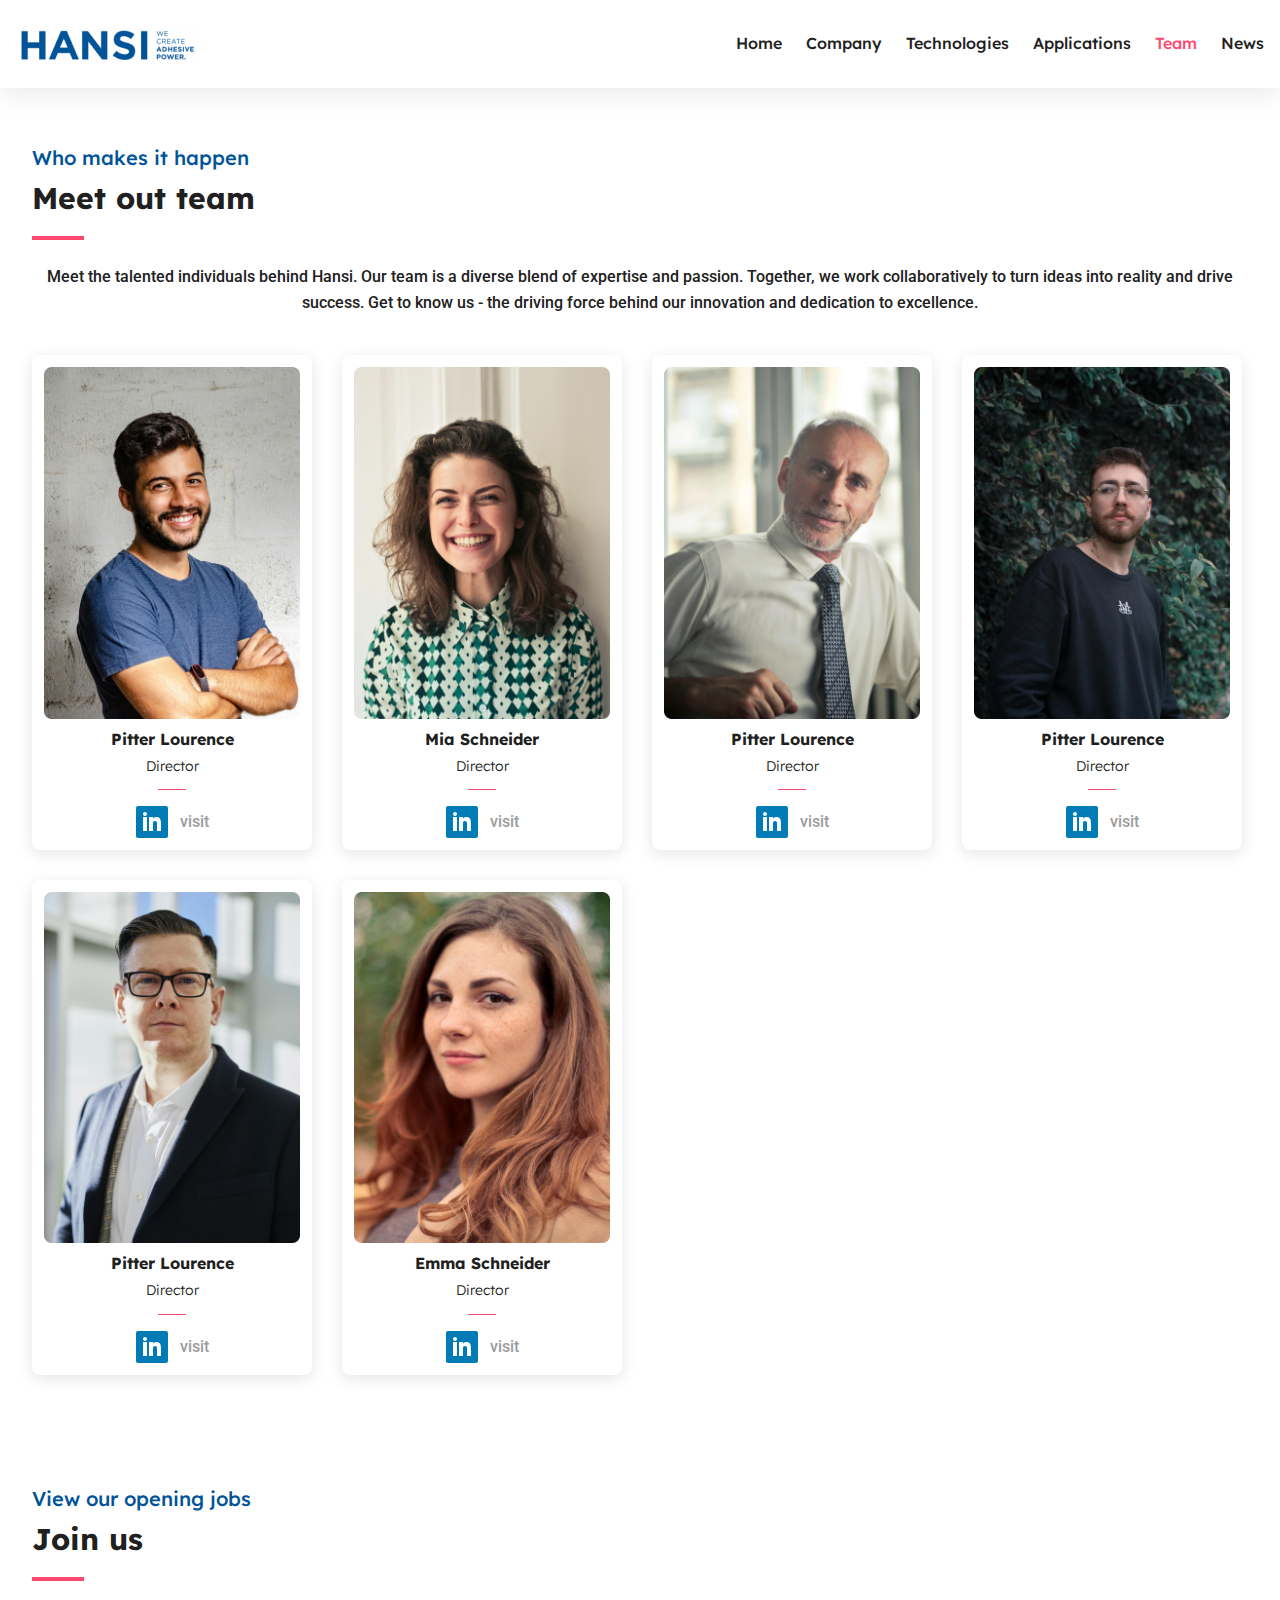
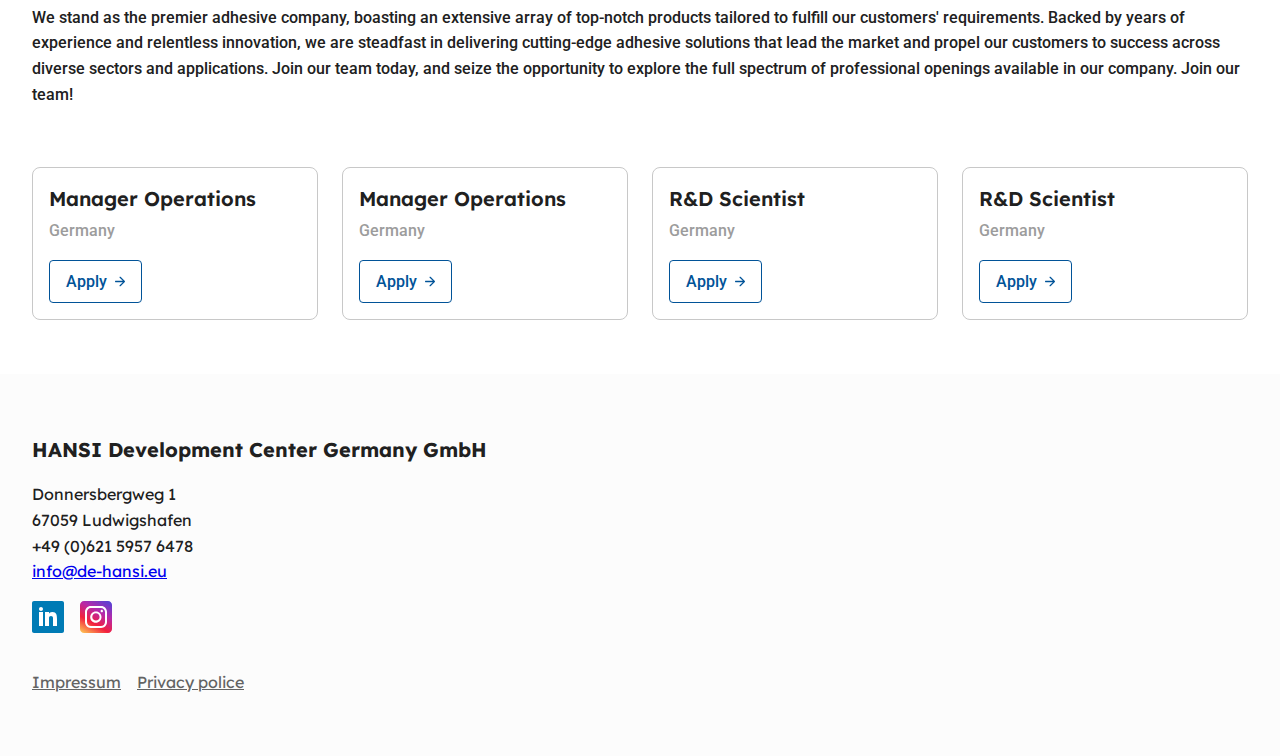
<file: team.html>
<!DOCTYPE html>
<html lang="en">
<head>
  <meta charset="UTF-8">
  <meta name="viewport" content="width=device-width, initial-scale=1.0">
  <title>Hansi - We create adhesive power</title>

  <link rel="stylesheet" href="./reset.css">
  <link rel="stylesheet" href="./styles.css">

  <link rel="preconnect" href="https://fonts.googleapis.com">
  <link rel="preconnect" href="https://fonts.gstatic.com" crossorigin>
  <link href="https://fonts.googleapis.com/css2?family=Roboto:ital,wght@0,100;0,300;0,400;0,500;0,700;0,900;1,100;1,300;1,400;1,500;1,700;1,900&display=swap" rel="stylesheet">
  <link href="https://fonts.googleapis.com/css2?family=Lexend:wght@100..900&family=Roboto:ital,wght@0,100;0,300;0,400;0,500;0,700;0,900;1,100;1,300;1,400;1,500;1,700;1,900&display=swap" rel="stylesheet">

  <script type="text/javascript" src="./scripts.js"></script>
</head>
<body>
  <header id="navbar" class="navbar" data-open="false">
    <div class="navbar-container">
      <figure class="navbar-logo">
        <img src="./assets/images/logo.png" />
      </figure>
      <button class="navbar-menu" onclick="handleMobileMenu()">
        <span class="navbar-action-open">
          <svg xmlns="http://www.w3.org/2000/svg" width="24" height="24" viewBox="0 0 24 24" fill="none" stroke="currentColor" stroke-width="2" stroke-linecap="round" stroke-linejoin="round" class="lucide lucide-menu"><line x1="4" x2="20" y1="12" y2="12"/><line x1="4" x2="20" y1="6" y2="6"/><line x1="4" x2="20" y1="18" y2="18"/></svg>
        </span>
        <span class="navbar-action-close">
          <svg xmlns="http://www.w3.org/2000/svg" width="24" height="24" viewBox="0 0 24 24" fill="none" stroke="currentColor" stroke-width="2" stroke-linecap="round" stroke-linejoin="round" class="lucide lucide-x"><path d="M18 6 6 18"/><path d="m6 6 12 12"/></svg>
        </span>
      </button>
      <nav class="navbar-nav">
        <ul class="navbar-list">
          <li class="navbar-item">
            <a class="navbar-link" href="./index.html">
              Home
            </a>
          </li>
          <li class="navbar-item">
            <a class="navbar-link" href="./company.html">
              Company
            </a>
          </li>
          <li class="navbar-item">
            <a class="navbar-link" href="./technologies.html">
              Technologies
            </a>
          </li>
          <li class="navbar-item">
            <a class="navbar-link" href="./applications.html">
              Applications
            </a>
          </li>
          <li class="navbar-item" data-active="true">
            <a class="navbar-link" href="./team.html">
              Team
            </a>
          </li>
          <li class="navbar-item">
            <a class="navbar-link" href="./news.html">
              News
            </a>
          </li>
        </ul>
      </nav>
    </div>
  </header>

  <section class="section-spaced">
    <!-- 
      MARK: TEAM 
    -->
    <div class="container">
      <span class="section-info">Who makes it happen</span>
      <h2 class="title">Meet out team</h2>
      <p class="text center">Meet the talented individuals behind Hansi. Our team is a diverse blend of expertise and passion. Together, we work collaboratively to turn ideas into reality and drive success. Get to know us - the driving force behind our innovation and dedication to excellence.</p>
      <div class="team-cards">
        <article class="team-card">
          <figure class="team-card-image">
            <img src="./assets/images/team-1.png" alt="">
          </figure>
          <h3 class="team-card-title">Pitter Lourence</h3>
          <p class="team-card-text">Director</p>
          <span class="team-card-divider"></span>
          <a class="team-card-link" href="#">
            <figure aria-hidden="true">
              <img src="./assets/icons/linkedin.svg" />
            </figure>
            visit
          </a>
        </article>
        <article class="team-card">
          <figure class="team-card-image">
            <img src="./assets/images/team-2.png" alt="">
          </figure>
          <h3 class="team-card-title">Mia Schneider</h3>
          <p class="team-card-text">Director</p>
          <span class="team-card-divider"></span>
          <a class="team-card-link" href="#">
            <figure aria-hidden="true">
              <img src="./assets/icons/linkedin.svg" />
            </figure>
            visit
          </a>
        </article>
        <article class="team-card">
          <figure class="team-card-image">
            <img src="./assets/images/team-3.png" alt="">
          </figure>
          <h3 class="team-card-title">Pitter Lourence</h3>
          <p class="team-card-text">Director</p>
          <span class="team-card-divider"></span>
          <a class="team-card-link" href="#">
            <figure aria-hidden="true">
              <img src="./assets/icons/linkedin.svg" />
            </figure>
            visit
          </a>
        </article>
        <article class="team-card">
          <figure class="team-card-image">
            <img src="./assets/images/team-4.png" alt="">
          </figure>
          <h3 class="team-card-title">Pitter Lourence</h3>
          <p class="team-card-text">Director</p>
          <span class="team-card-divider"></span>
          <a class="team-card-link" href="#">
            <figure aria-hidden="true">
              <img src="./assets/icons/linkedin.svg" />
            </figure>
            visit
          </a>
        </article>
        <article class="team-card">
          <figure class="team-card-image">
            <img src="./assets/images/team-5.png" alt="">
          </figure>
          <h3 class="team-card-title">Pitter Lourence</h3>
          <p class="team-card-text">Director</p>
          <span class="team-card-divider"></span>
          <a class="team-card-link" href="#">
            <figure aria-hidden="true">
              <img src="./assets/icons/linkedin.svg" />
            </figure>
            visit
          </a>
        </article>
        <article class="team-card">
          <figure class="team-card-image">
            <img src="./assets/images/team-6.png" alt="">
          </figure>
          <h3 class="team-card-title">Emma Schneider</h3>
          <p class="team-card-text">Director</p>
          <span class="team-card-divider"></span>
          <a class="team-card-link" href="#">
            <figure aria-hidden="true">
              <img src="./assets/icons/linkedin.svg" />
            </figure>
            visit
          </a>
        </article>
      </div>
    </div>
  </section>
  <section class="section-spaced">
    <!-- 
      MARK: JOBS 
    -->
    <div class="container">
      <span class="section-info">View our opening jobs</span>
      <h2 class="title">Join us</h2>
      <p class="text">We stand as the premier adhesive company, boasting an extensive array of top-notch products tailored to fulfill our customers' requirements. Backed by years of experience and relentless innovation, we are steadfast in delivering cutting-edge adhesive solutions that lead the market and propel our customers to success across diverse sectors and applications. Join our team today, and seize the opportunity to explore the full spectrum of professional openings available in our company. Join our team!</p>
      <div class="job-cards">
        <article class="job-card">
          <h3 class="job-card-title">Manager Operations</h3>
          <p class="job-card-text">Germany</p>
          <div>
            <a class="job-card-link" href="#">
              Apply
              <svg width="10" height="11" viewBox="0 0 10 11" fill="none" xmlns="http://www.w3.org/2000/svg">
                <path d="M4.687 10.187C4.56929 10.0693 4.50765 9.91951 4.50209 9.7376C4.49695 9.55568 4.55324 9.40587 4.67095 9.28816L7.81701 6.14209H0.642055C0.460139 6.14209 0.307544 6.08045 0.18427 5.95718C0.0614233 5.83433 0 5.68195 0 5.50004C0 5.31812 0.0614233 5.16553 0.18427 5.04225C0.307544 4.91941 0.460139 4.85798 0.642055 4.85798H7.81701L4.67095 1.71192C4.55324 1.59421 4.49695 1.44439 4.50209 1.26248C4.50765 1.08056 4.56929 0.930749 4.687 0.813039C4.80471 0.695329 4.95452 0.636475 5.13644 0.636475C5.31835 0.636475 5.46816 0.695329 5.58587 0.813039L9.82343 5.0506C9.88764 5.1041 9.93323 5.17088 9.96019 5.25092C9.98673 5.33139 10 5.41443 10 5.50004C10 5.58565 9.98673 5.6659 9.96019 5.74081C9.93323 5.81571 9.88764 5.88527 9.82343 5.94948L5.58587 10.187C5.46816 10.3047 5.31835 10.3636 5.13644 10.3636C4.95452 10.3636 4.80471 10.3047 4.687 10.187Z" fill="#015398"/>
              </svg>                 
            </a>
          </div>
        </article>
        <article class="job-card">
          <h3 class="job-card-title">Manager Operations</h3>
          <p class="job-card-text">Germany</p>
          <div>
            <a class="job-card-link" href="#">
              Apply
              <svg width="10" height="11" viewBox="0 0 10 11" fill="none" xmlns="http://www.w3.org/2000/svg">
                <path d="M4.687 10.187C4.56929 10.0693 4.50765 9.91951 4.50209 9.7376C4.49695 9.55568 4.55324 9.40587 4.67095 9.28816L7.81701 6.14209H0.642055C0.460139 6.14209 0.307544 6.08045 0.18427 5.95718C0.0614233 5.83433 0 5.68195 0 5.50004C0 5.31812 0.0614233 5.16553 0.18427 5.04225C0.307544 4.91941 0.460139 4.85798 0.642055 4.85798H7.81701L4.67095 1.71192C4.55324 1.59421 4.49695 1.44439 4.50209 1.26248C4.50765 1.08056 4.56929 0.930749 4.687 0.813039C4.80471 0.695329 4.95452 0.636475 5.13644 0.636475C5.31835 0.636475 5.46816 0.695329 5.58587 0.813039L9.82343 5.0506C9.88764 5.1041 9.93323 5.17088 9.96019 5.25092C9.98673 5.33139 10 5.41443 10 5.50004C10 5.58565 9.98673 5.6659 9.96019 5.74081C9.93323 5.81571 9.88764 5.88527 9.82343 5.94948L5.58587 10.187C5.46816 10.3047 5.31835 10.3636 5.13644 10.3636C4.95452 10.3636 4.80471 10.3047 4.687 10.187Z" fill="#015398"/>
              </svg>      
            </a>
          </div>
        </article>
        <article class="job-card">
          <h3 class="job-card-title">R&D Scientist</h3>
          <p class="job-card-text">Germany</p>
          <div>
            <a class="job-card-link" href="#">
              Apply
              <svg width="10" height="11" viewBox="0 0 10 11" fill="none" xmlns="http://www.w3.org/2000/svg">
                <path d="M4.687 10.187C4.56929 10.0693 4.50765 9.91951 4.50209 9.7376C4.49695 9.55568 4.55324 9.40587 4.67095 9.28816L7.81701 6.14209H0.642055C0.460139 6.14209 0.307544 6.08045 0.18427 5.95718C0.0614233 5.83433 0 5.68195 0 5.50004C0 5.31812 0.0614233 5.16553 0.18427 5.04225C0.307544 4.91941 0.460139 4.85798 0.642055 4.85798H7.81701L4.67095 1.71192C4.55324 1.59421 4.49695 1.44439 4.50209 1.26248C4.50765 1.08056 4.56929 0.930749 4.687 0.813039C4.80471 0.695329 4.95452 0.636475 5.13644 0.636475C5.31835 0.636475 5.46816 0.695329 5.58587 0.813039L9.82343 5.0506C9.88764 5.1041 9.93323 5.17088 9.96019 5.25092C9.98673 5.33139 10 5.41443 10 5.50004C10 5.58565 9.98673 5.6659 9.96019 5.74081C9.93323 5.81571 9.88764 5.88527 9.82343 5.94948L5.58587 10.187C5.46816 10.3047 5.31835 10.3636 5.13644 10.3636C4.95452 10.3636 4.80471 10.3047 4.687 10.187Z" fill="#015398"/>
              </svg>      
            </a>
          </div>
        </article>
        <article class="job-card">
          <h3 class="job-card-title">R&D Scientist</h3>
          <p class="job-card-text">Germany</p>
          <div>
            <a class="job-card-link" href="#">
              Apply
              <svg width="10" height="11" viewBox="0 0 10 11" fill="none" xmlns="http://www.w3.org/2000/svg">
                <path d="M4.687 10.187C4.56929 10.0693 4.50765 9.91951 4.50209 9.7376C4.49695 9.55568 4.55324 9.40587 4.67095 9.28816L7.81701 6.14209H0.642055C0.460139 6.14209 0.307544 6.08045 0.18427 5.95718C0.0614233 5.83433 0 5.68195 0 5.50004C0 5.31812 0.0614233 5.16553 0.18427 5.04225C0.307544 4.91941 0.460139 4.85798 0.642055 4.85798H7.81701L4.67095 1.71192C4.55324 1.59421 4.49695 1.44439 4.50209 1.26248C4.50765 1.08056 4.56929 0.930749 4.687 0.813039C4.80471 0.695329 4.95452 0.636475 5.13644 0.636475C5.31835 0.636475 5.46816 0.695329 5.58587 0.813039L9.82343 5.0506C9.88764 5.1041 9.93323 5.17088 9.96019 5.25092C9.98673 5.33139 10 5.41443 10 5.50004C10 5.58565 9.98673 5.6659 9.96019 5.74081C9.93323 5.81571 9.88764 5.88527 9.82343 5.94948L5.58587 10.187C5.46816 10.3047 5.31835 10.3636 5.13644 10.3636C4.95452 10.3636 4.80471 10.3047 4.687 10.187Z" fill="#015398"/>
              </svg>      
            </a>
          </div>
        </article>
      </div>
    </div>
  </section>

  <!-- 
    MARK: FOOTER 
  -->
  <footer>
    <div class="container">
      <h2>HANSI Development Center Germany GmbH</h2>
      <address>
        Donnersbergweg 1<br/>
        67059 Ludwigshafen
      </address>
      <span>+49 (0)621 5957 6478</span>
      <a href="mailto:info@de-hansi.eu">info@de-hansi.eu</a>
      <div class="footer-social">
        <a href="#" target="_blank">
          <img src="./assets/icons/linkedin.svg" />
        </a>
        <a href="#" target="_blank">
          <img src="./assets/icons/instagram.svg" />
        </a>
      </div>
      <div class="footer-documents">
        <a href="#" target="_blank">Impressum</a>
        <a href="#" target="_blank">Privacy police</a>
      </div>
    </div>
  </footer>
</body>
</html>
</file>
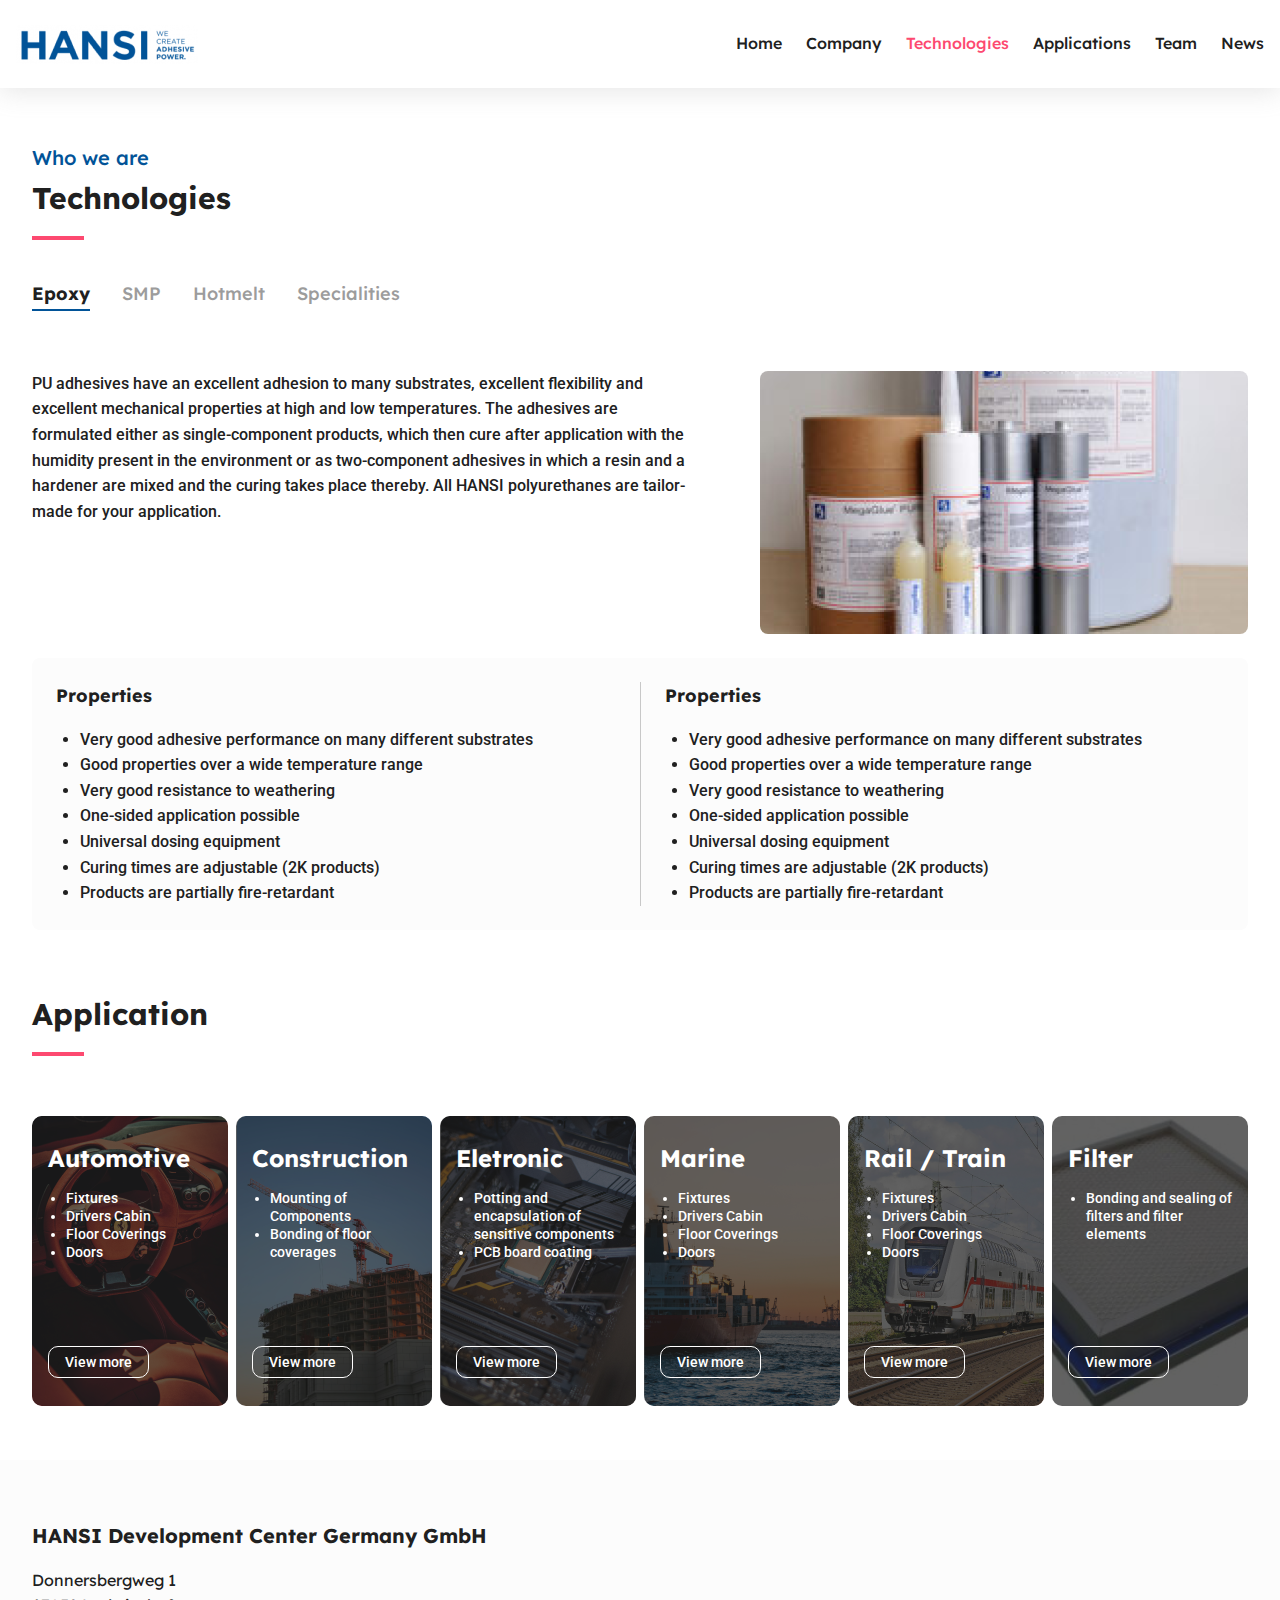
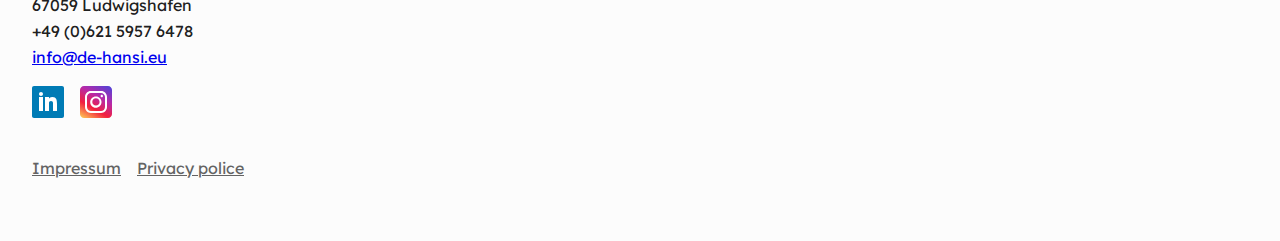
<file: technologies.html>
<!DOCTYPE html>
<html lang="en">
<head>
  <meta charset="UTF-8">
  <meta name="viewport" content="width=device-width, initial-scale=1.0">
  <title>Hansi - We create adhesive power</title>

  <link rel="stylesheet" href="./reset.css">
  <link rel="stylesheet" href="./styles.css">

  <link rel="preconnect" href="https://fonts.googleapis.com">
  <link rel="preconnect" href="https://fonts.gstatic.com" crossorigin>
  <link href="https://fonts.googleapis.com/css2?family=Roboto:ital,wght@0,100;0,300;0,400;0,500;0,700;0,900;1,100;1,300;1,400;1,500;1,700;1,900&display=swap" rel="stylesheet">
  <link href="https://fonts.googleapis.com/css2?family=Lexend:wght@100..900&family=Roboto:ital,wght@0,100;0,300;0,400;0,500;0,700;0,900;1,100;1,300;1,400;1,500;1,700;1,900&display=swap" rel="stylesheet">

  <script type="text/javascript" src="./scripts.js"></script>
</head>
<body>
  <header id="navbar" class="navbar" data-open="false">
    <div class="navbar-container">
      <figure class="navbar-logo">
        <img src="./assets/images/logo.png" />
      </figure>
      <button class="navbar-menu" onclick="handleMobileMenu()">
        <span class="navbar-action-open">
          <svg xmlns="http://www.w3.org/2000/svg" width="24" height="24" viewBox="0 0 24 24" fill="none" stroke="currentColor" stroke-width="2" stroke-linecap="round" stroke-linejoin="round" class="lucide lucide-menu"><line x1="4" x2="20" y1="12" y2="12"/><line x1="4" x2="20" y1="6" y2="6"/><line x1="4" x2="20" y1="18" y2="18"/></svg>
        </span>
        <span class="navbar-action-close">
          <svg xmlns="http://www.w3.org/2000/svg" width="24" height="24" viewBox="0 0 24 24" fill="none" stroke="currentColor" stroke-width="2" stroke-linecap="round" stroke-linejoin="round" class="lucide lucide-x"><path d="M18 6 6 18"/><path d="m6 6 12 12"/></svg>
        </span>
      </button>
      <nav class="navbar-nav">
        <ul class="navbar-list">
          <li class="navbar-item">
            <a class="navbar-link" href="./index.html">
              Home
            </a>
          </li>
          <li class="navbar-item">
            <a class="navbar-link" href="./company.html">
              Company
            </a>
          </li>
          <li class="navbar-item" data-active="true">
            <a class="navbar-link" href="./technologies.html">
              Technologies
            </a>
          </li>
          <li class="navbar-item">
            <a class="navbar-link" href="./applications.html">
              Applications
            </a>
          </li>
          <li class="navbar-item">
            <a class="navbar-link" href="./team.html">
              Team
            </a>
          </li>
          <li class="navbar-item">
            <a class="navbar-link" href="./news.html">
              News
            </a>
          </li>
        </ul>
      </nav>
    </div>
  </header>

  <section class="section-spaced">
    <div class="container">
      <!-- 
        MARK: HOME - APPLICATION
      -->
      <span class="section-info">Who we are</span>
      <h2 class="title">Technologies</h2>

      <ul class="tabs">
        <li class="tabs-item" data-active="true" data-tab-item="1" onclick="changeTabs('1')">
          Epoxy
        </li>
        <li class="tabs-item" data-active="false" data-tab-item="2" onclick="changeTabs('2')">
          SMP
        </li>
        <li class="tabs-item">
          Hotmelt
        </li>
        <li class="tabs-item">
          Specialities
        </li>
      </ul>

      <div class="tabs-container" data-active="true" data-tab-container="1">
        <div class="tabs-container-main">
          <div>
            <p>PU adhesives have an excellent adhesion to many substrates, excellent flexibility and excellent mechanical properties at high and low temperatures. The adhesives are formulated either as single-component products, which then cure after application with the humidity present in the environment or as two-component adhesives in which a resin and a hardener are mixed and the curing takes place thereby. All HANSI polyurethanes are tailor-made for your application.</p>
          </div>
          <figure>
            <img src="./assets/images/technologies-image.png" alt="">
          </figure>
        </div>
        <div class="tabs-container-box">
          <div>
            <strong>Properties</strong>
            <ul>
              <li>Very good adhesive performance on many different substrates</li>
              <li>Good properties over a wide temperature range</li>
              <li>Very good resistance to weathering</li>
              <li>One-sided application possible</li>
              <li>Universal dosing equipment</li>
              <li>Curing times are adjustable (2K products)</li>
              <li>Products are partially fire-retardant</li>
            </ul>
          </div>
          <div>
            <strong>Properties</strong>
            <ul>
              <li>Very good adhesive performance on many different substrates</li>
              <li>Good properties over a wide temperature range</li>
              <li>Very good resistance to weathering</li>
              <li>One-sided application possible</li>
              <li>Universal dosing equipment</li>
              <li>Curing times are adjustable (2K products)</li>
              <li>Products are partially fire-retardant</li>
            </ul>
          </div>
        </div>
      </div>

      <div class="tabs-container" data-active="false" data-tab-container="2">
        <div class="tabs-container-main">
          <div>
            <p>SMP adhesives have an excellent adhesion to many substrates, excellent flexibility and excellent mechanical properties at high and low temperatures. The adhesives are formulated either as single-component products, which then cure after application with the humidity present in the environment or as two-component adhesives in which a resin and a hardener are mixed and the curing takes place thereby. All HANSI polyurethanes are tailor-made for your application.</p>
          </div>
          <figure>
            <img src="./assets/images/technologies-image.png" alt="">
          </figure>
        </div>
        <div class="tabs-container-box">
          <div>
            <strong>Properties</strong>
            <ul>
              <li>Very good adhesive performance on many different substrates</li>
              <li>Good properties over a wide temperature range</li>
              <li>Very good resistance to weathering</li>
              <li>One-sided application possible</li>
              <li>Universal dosing equipment</li>
              <li>Curing times are adjustable (2K products)</li>
              <li>Products are partially fire-retardant</li>
            </ul>
          </div>
          <div>
            <strong>Properties</strong>
            <ul>
              <li>Very good adhesive performance on many different substrates</li>
              <li>Good properties over a wide temperature range</li>
              <li>Very good resistance to weathering</li>
              <li>One-sided application possible</li>
              <li>Universal dosing equipment</li>
              <li>Curing times are adjustable (2K products)</li>
              <li>Products are partially fire-retardant</li>
            </ul>
          </div>
        </div>
      </div>

      <h2 class="title">Application</h2>
      <div class="card-container">
        <div class="card-link is-application">
          <img aria-hidden="true" class="card-link-image" src="./assets/images/application-1.png" />
          <div class="card-link-content">
            <h3>Automotive</h3>
            <ul>
              <li>Fixtures</li>
              <li>Drivers Cabin</li>
              <li>Floor Coverings</li>
              <li>Doors</li>
            </ul>
            <a href="#">View more</a>
          </div>
        </div>
        <div class="card-link is-application">
          <img aria-hidden="true" class="card-link-image" src="./assets/images/application-2.png" />
          <div class="card-link-content">
            <h3>Construction</h3>
            <ul>
              <li>Mounting of Components</li>
              <li>Bonding of floor coverages</li>
            </ul>
            <a href="#">View more</a>
          </div>
        </div>
        <div class="card-link is-application">
          <img aria-hidden="true" class="card-link-image" src="./assets/images/application-3.png" />
          <div class="card-link-content">
            <h3>Eletronic</h3>
            <ul>
              <li>Potting and encapsulation of sensitive components</li>
              <li>PCB board coating</li>
            </ul>
            <a href="#">View more</a>
          </div>
        </div>
        <div class="card-link is-application">
          <img aria-hidden="true" class="card-link-image" src="./assets/images/application-4.png" />
          <div class="card-link-content">
            <h3>Marine</h3>
            <ul>
              <li>Fixtures</li>
              <li>Drivers Cabin</li>
              <li>Floor Coverings</li>
              <li>Doors</li>
            </ul>
            <a href="#">View more</a>
          </div>
        </div>
        <div class="card-link is-application">
          <img aria-hidden="true" class="card-link-image" src="./assets/images/application-5.png" />
          <div class="card-link-content">
            <h3>Rail / Train</h3>
            <ul>
              <li>Fixtures</li>
              <li>Drivers Cabin</li>
              <li>Floor Coverings</li>
              <li>Doors</li>
            </ul>
            <a href="#">View more</a>
          </div>
        </div>
        <div class="card-link is-application">
          <img aria-hidden="true" class="card-link-image" src="./assets/images/application-6.png" />
          <div class="card-link-content">
            <h3>Filter</h3>
            <ul>
              <li>Bonding and sealing of filters and filter elements</li>
            </ul>
            <a href="#">View more</a>
          </div>
        </div>
      </div>
    </div>
  </section>

  <!-- 
    MARK: FOOTER 
  -->
  <footer>
    <div class="container">
      <h2>HANSI Development Center Germany GmbH</h2>
      <address>
        Donnersbergweg 1<br/>
        67059 Ludwigshafen
      </address>
      <span>+49 (0)621 5957 6478</span>
      <a href="mailto:info@de-hansi.eu">info@de-hansi.eu</a>
      <div class="footer-social">
        <a href="#" target="_blank">
          <img src="./assets/icons/linkedin.svg" />
        </a>
        <a href="#" target="_blank">
          <img src="./assets/icons/instagram.svg" />
        </a>
      </div>
      <div class="footer-documents">
        <a href="#" target="_blank">Impressum</a>
        <a href="#" target="_blank">Privacy police</a>
      </div>
    </div>
  </footer>
</body>
</html>
</file>
<file: styles.css>
:root {
  --color-brand: #015398;
}

/* 
  MARK: GENERAL
*/

body {
  font-family: "Roboto", sans-serif;
  font-weight: 500;
  font-style: normal;
  color: #202020;
  line-height: 1.6;
}

.button {
  display: flex;
  align-items: center;
  gap: 16px;
  width: fit-content;
  padding-block: 24px;
  padding-inline: 24px;
  border-radius: 4px;
  font-size: 1.25rem;
  color: #ffffff;
  text-decoration: none;
  background: var(--color-brand);
  -webkit-box-shadow: 0px 0px 20px 0px rgba(0, 71, 132, 1);
  -moz-box-shadow: 0px 0px 20px 0px rgba(0, 71, 132, 1);
  box-shadow: 0px 0px 20px 0px rgba(0, 71, 132, 1);
}

/* 
  MARK: GRID
*/

.container {
  width: 100%;
  max-width: 1248px;
  padding-inline: 16px;
  margin-inline: auto;
}

.section-spaced {
  padding-block: 54px;
}

.flex-content {
  display: flex;
  flex-direction: column-reverse;
  align-items: flex-start;
  gap: 48px;

  @media (min-width: 768px) {
    flex-direction: row;
    gap: 60px;
  }

  figure {
    width: 100%;
    max-height: 300px;
    border-radius: var(--_figure-border-radius, 8px);
    overflow: hidden;

    @media (min-width: 768px) {
      max-width: 500px;
      min-width: 300px;
      max-height: none;
    }

    @media (min-width: 1200px) {
      min-width: 500px;
    }

    img {
      display: block;
      width: 100%;
    }
  }
}

/*
  MARK: TYPOGRAPHY
*/

.section-info {
  margin-block-end: 14px;
  font-family: "Lexend", sans-serif;
  font-optical-sizing: auto;
  font-weight: 500;
  font-optical-sizing: auto;
  font-size: 20px;
  color: var(--color-brand);
}

[class^="text"] {
  font-size: 16px;

  &.center {
    text-align: center;
  }
}

[class^="title"] {
  display: flex;
  flex-direction: column;
  gap: 14px;
  font-family: "Lexend", sans-serif;
  font-optical-sizing: auto;
  font-size: 30px;
  font-weight: 700;

  &::after {
    content: "";
    display: block;
    width: 52px;
    height: 4px;
    background-color: #fd4970;
  }

  &:has(+ [class^="text"]) {
    margin-block-end: 24px;
  }

  &:has(+ .flex-content) {
    margin-block-end: 48px;

    @media (min-width: 768px) {
      margin-block-end: 60px;
    }
  }
}

/*
  MARK: NAVBAR
*/
.navbar {
  display: flex;
  align-items: center;
  height: 88px;
  padding-inline: 16px;
  position: sticky;
  top: 0;
  background: #fff;
  -webkit-box-shadow: 0px 4px 24px 0px rgba(156, 156, 156, 0.24);
  -moz-box-shadow: 0px 4px 24px 0px rgba(156, 156, 156, 0.24);
  box-shadow: 0px 4px 24px 0px rgba(156, 156, 156, 0.24);
  z-index: 10;

  &[data-open="false"] {
    .navbar-action-open {
      display: block;
    }

    .navbar-action-close {
      display: none;
    }

    .navbar-nav {
      left: -100%;
    }
  }

  &[data-open="true"] {
    .navbar-action-open {
      display: none;
    }

    .navbar-action-close {
      display: block;
    }

    .navbar-nav {
      left: 0%;
    }
  }
}

.navbar-container {
  display: flex;
  align-items: center;
  width: 100%;
  max-width: 1248px;
  margin-inline: auto;
}

.navbar-logo {
  width: 100%;
  max-width: 182px;

  img {
    display: block;
    width: 100%;
  }
}

.navbar-menu {
  display: flex;
  justify-content: center;
  align-items: center;
  width: 40px;
  height: 40px;
  border: 1px solid #9c9c9c;
  border-radius: 4px;
  margin-inline-start: auto;
  background: transparent;

  @media (min-width: 1024px) {
    display: none;
  }

  span {
    height: 24px;
  }

  svg {
    min-width: 24px;
    max-width: 24px;
    color: #202020;
  }
}

.navbar-nav {
  width: 100%;
  padding-block: 32px;
  padding-inline: 16px;
  border-block-start: 1px solid #c8c8c8;
  font-family: "Lexend", sans-serif;
  font-optical-sizing: auto;
  font-size: 1.25rem;
  position: fixed;
  top: 88px;
  bottom: 0;
  background: #fff;
  transition: left 0.25s ease-in-out;
  z-index: 10;

  @media (min-width: 1024px) {
    padding: 0;
    border-block-start: 0px;
    position: static;
    font-size: 1rem;
  }

  ul {
    text-align: center;

    @media (min-width: 1024px) {
      display: flex;
      justify-content: flex-end;
      align-items: center;
      gap: 24px;
    }
  }

  li {
    &:not(:last-child) {
      margin-block-end: 32px;

      @media (min-width: 1024px) {
        margin-block-end: 0px;
      }
    }

    &[data-active="true"] {
      a {
        color: #fd4970;
      }
    }
  }

  a {
    color: #202020;
    text-decoration: none;
  }
}

/*
  MARK: CARDS JOB
*/
.job-cards {
  display: flex;
  flex-wrap: wrap;
  gap: 24px;
  width: 100%;
  margin-block-start: 60px;

  &:not(:last-child) {
    margin-block-end: 60px;
  }
}

.job-card {
  display: flex;
  flex-direction: column;
  width: 100%;
  max-width: 286px;
  padding-block: 16px;
  padding-inline: 16px;
  border: 1px solid #c8c8c8;
  border-radius: 8px;
}

.job-card-link {
  display: inline-flex;
  gap: 8px;
  align-items: center;
  padding-block: 8px;
  padding-inline: 16px;
  border: 1px solid var(--color-brand);
  border-radius: 4px;
  color: var(--color-brand);
  text-decoration: none;

  svg {
    min-width: 10px;
    max-width: 10px;
  }
}

.job-card-title {
  font-family: "Lexend", sans-serif;
  font-optical-sizing: auto;
  font-weight: 600;
  font-size: 1.25rem;
  line-height: 1.5;

  &:not(:last-child) {
    margin-block-end: 4px;
  }
}

.job-card-text {
  color: #9c9c9c;

  &:not(:last-child) {
    margin-block-end: 16px;
  }
}

/*
  MARK: CARDS LINK
*/
.card-container {
  display: flex;
  justify-content: space-between;
  align-items: flex-start;
  gap: 8px;
  max-width: 100%;
  overflow-x: auto;
  scroll-snap-type: x mandatory;
  margin-block-start: 60px;

  &:not(:last-child) {
    margin-block-end: 60px;
  }
}

.card-link {
  display: flex;
  width: 100%;
  min-width: 196px;
  max-width: 196px;
  height: 290px;
  padding-block: 28px;
  padding-inline: 16px;
  border-radius: 10px;
  position: relative;
  color: #ffffff;
  overflow: hidden;
  scroll-snap-align: center;

  &::after {
    content: "";
    display: block;
    position: absolute;
    inset: 0;
    z-index: 0;
    background: #202020;
    opacity: 0.7;
  }

  &.is-application {
    .card-link-content {
      gap: 16px;

      a {
        margin-block-start: auto;
      }
    }
  }

  &.is-solution {
    .card-link-content {
      justify-content: flex-end;
      gap: 36px;
    }
  }
}

.card-link-content {
  display: flex;
  flex-direction: column;
  height: 100%;
  position: relative;
  z-index: 1;

  h3,
  span {
    font-family: "Lexend", sans-serif;
    font-optical-sizing: auto;
    font-weight: 700;
  }

  h3 {
    font-size: 1.5rem;
    line-height: 1.2;
  }

  ul {
    list-style: disc;
    padding-inline-start: 14px;
    margin-inline-start: 4px;
    font-size: 0.875rem;
    line-height: 1.3;
  }

  a {
    display: flex;
    align-items: center;
    width: fit-content;
    padding-block: 8px;
    padding-inline: 16px;
    border: 1px solid #ffffff;
    border-radius: 10px;
    font-size: 0.875rem;
    line-height: 1;
    color: #ffffff;
    text-decoration: none;
  }
}

.card-link-image {
  position: absolute;
  inset: 0;
  z-index: 0;
}

/*
  MARK: CARDS NEWS
*/
.news-cards {
  margin-block-start: 60px;
}

.news-card {
  display: flex;
  flex-direction: column;
  gap: 24px;
  font-family: "Lexend", sans-serif;
  font-optical-sizing: auto;
  color: #202020;
  text-decoration: none;

  @media (min-width: 768px) {
    flex-direction: row;
    height: 240px;
  }

  &:not(:last-child) {
    margin-block-end: 60px;
  }
}

.news-card-category {
  font-size: 14px;
  font-weight: 500;
  color: var(--color-brand);
  line-height: 1.5;

  &:not(:last-child) {
    margin-block-end: 24px;
  }
}

.news-card-content {
  display: flex;
  flex-direction: column;
}

.news-card-date {
  display: flex;
  align-items: center;
  gap: 8px;
  margin-block-start: 44px;
  font-size: 1rem;
  font-weight: 400;
  color: #9c9c9c;

  @media (min-width: 768px) {
    margin-block-start: auto;
  }

  svg {
    min-width: 18px;
    max-width: 18px;
  }
}

.news-card-image {
  width: 100%;

  @media (min-width: 768px) {
    min-width: 340px;
    max-width: 340px;
  }

  img {
    display: block;
    width: 100%;
  }
}

.news-card-text {
  font-size: 1rem;
  font-weight: 400;
  line-height: 1.5;
}

.news-card-title {
  font-size: 2rem;
  font-weight: 700;
  line-height: 1.5;

  &:not(:last-child) {
    margin-block-end: 4px;
  }
}

/*
  MARK: CARDS TEAM
*/
.team-cards {
  display: flex;
  flex-wrap: wrap;
  justify-content: center;
  gap: 30px;
  margin-block-start: 40px;
  margin-inline: auto;

  @media (min-width: 1260px) {
    justify-content: flex-start;
  }
}

.team-card {
  display: flex;
  flex-direction: column;
  width: 100%;
  max-width: 280px;
  align-items: center;
  padding-block: 12px;
  padding-inline: 12px;
  border-radius: 8px;
  -webkit-box-shadow: 0px 4px 16px 0px rgba(0, 0, 0, 0.1);
  -moz-box-shadow: 0px 4px 16px 0px rgba(0, 0, 0, 0.1);
  box-shadow: 0px 4px 16px 0px rgba(0, 0, 0, 0.1);
}

.team-card-divider {
  width: 28px;
  height: 1px;
  margin-block-end: 16px;
  background: #fd4970;
}

.team-card-image {
  width: 100%;

  &:not(:last-child) {
    margin-block-end: 8px;
  }

  img {
    display: block;
    width: 100%;
  }
}

.team-card-link {
  display: flex;
  align-items: center;
  gap: 12px;
  color: #9c9c9c;
  text-decoration: none;

  &:hover {
    text-decoration: underline;
  }

  img {
    display: block;
  }
}

.team-card-text {
  font-family: "Lexend", sans-serif;
  font-optical-sizing: auto;
  font-size: 14px;
  font-weight: 300;

  &:not(:last-child) {
    margin-block-end: 12px;
  }
}

.team-card-title {
  font-family: "Lexend", sans-serif;
  font-optical-sizing: auto;
  font-weight: 700;
  font-size: 1rem;
  line-height: 1.5;

  &:not(:last-child) {
    margin-block-end: 4px;
  }
}

/*
  MARK: TABS
*/
.tabs {
  display: flex;
  align-items: flex-start;
  gap: 32px;
  max-width: 100%;
  margin-block-start: 40px;
  overflow-x: auto;
  scroll-snap-type: x mandatory;

  &:not(:last-child) {
    margin-block-end: 60px;
  }
}

.tabs-container {
  display: none;

  &:not(:last-child) {
    margin-block-end: 60px;
  }

  &[data-active="true"] {
    display: block;
  }
}

.tabs-container-box {
  display: flex;
  flex-direction: column;
  justify-content: space-between;
  padding-block: 24px;
  padding-inline: 24px;
  border-radius: 8px;
  background: #fcfcfc;

  @media (min-width: 768px) {
    flex-direction: row;
  }

  &.is-single-element {
    margin-block-start: 24px;

    > * {
      @media (min-width: 768px) {
        width: none;
      }

      &:first-child {
        padding-block-end: 0px;

        @media (min-width: 768px) {
          padding-block-end: 0px;
          padding-inline-end: 0px;
        }
      }

      &:last-child {
        padding-block-start: 0px;
        border-block-start: 0px;

        @media (min-width: 768px) {
          padding-block-start: 0px;
          border-block-start: 0px;
          padding-inline-start: 0px;
          border-inline-start: 0px;
        }
      }
    }
  }

  > * {
    @media (min-width: 768px) {
      width: 100%;
      max-width: 50%;
    }

    &:first-child {
      padding-block-end: 24px;

      @media (min-width: 768px) {
        padding-block-end: 0px;
        padding-inline-end: 24px;
      }
    }

    &:last-child {
      padding-block-start: 24px;
      border-block-start: 1px solid #c8c8c8;

      @media (min-width: 768px) {
        padding-block-start: 0px;
        border-block-start: 0px;
        padding-inline-start: 24px;
        border-inline-start: 1px solid #c8c8c8;
      }
    }
  }

  strong {
    display: block;
    margin-block-end: 16px;
    font-family: "Lexend", sans-serif;
    font-optical-sizing: auto;
    font-size: 1.125rem;
    font-weight: 700;
  }

  ul {
    list-style: disc;
    padding-inline-start: 24px;
  }
}

.tabs-container-main {
  display: flex;
  flex-direction: column;
  justify-content: space-between;
  align-items: flex-start;
  gap: 60px;

  @media (min-width: 768px) {
    flex-direction: row;
  }

  &:not(:last-child) {
    margin-block-end: 24px;
  }

  figure {
    width: 100%;
    max-width: 488px;
    border-radius: 8px;
    overflow: hidden;

    @media (min-width: 768px) {
      min-width: 488px;
    }

    img {
      display: block;
      width: 100%;
    }
  }
}

.tabs-item {
  cursor: pointer;
  font-family: "Lexend", sans-serif;
  font-optical-sizing: auto;
  font-size: 1.125rem;
  color: var(--_color-tabs, #9c9c9c);

  &[data-active="true"] {
    display: flex;
    flex-direction: column;
    font-weight: 700;
    --_color-tabs: #202020;

    &::after {
      content: "";
      width: 100%;
      height: 2px;
      background: var(--color-brand);
    }
  }
}

/*
  MARK: TIMELINE
*/
.timeline {
  display: flex;
  flex-direction: column;
  align-items: center;

  @media (min-width: 768px) {
    display: block;
    max-height: 1056px;
    padding-inline-start: 76px;
    overflow-y: auto;
  }

  /* width */
  &::-webkit-scrollbar {
    width: 0px;
  }

  /* Track */
  &::-webkit-scrollbar-track {
    background: #ffffff;
  }

  /* Handle */
  &::-webkit-scrollbar-thumb {
    background: #ffffff;
  }

  /* Handle on hover */
  &::-webkit-scrollbar-thumb:hover {
    background: #ffffff;
  }
}

.timeline-image {
  width: 100%;
  max-width: 182px;
  border-radius: 8px;
  position: relative;
  margin-inline: auto;
  margin-block-end: 72px;
  -webkit-box-shadow: 0px 4px 24px 0px rgba(156, 156, 156, 1);
  -moz-box-shadow: 0px 4px 24px 0px rgba(156, 156, 156, 1);
  box-shadow: 0px 4px 24px 0px rgba(156, 156, 156, 1);
  transform: translateX(-78px);

  @media (min-width: 768px) {
    margin-inline: 0px;
    transform: translateX(0px);
  }

  &::after {
    content: "";
    display: block;
    width: 5px;
    height: 72px;
    position: absolute;
    margin-inline-start: -15px;
    top: 40px;
    left: 50%;
    background: var(--color-brand);
  }

  img {
    display: block;
    width: 100%;
    border-radius: 8px;
    overflow: hidden;
  }
}

.timeline-item {
  display: flex;
  flex-direction: column;
  gap: 12px;

  padding-block: 4px;
  padding-inline-start: 56px;
  position: relative;

  &:not(:last-child) {
    min-height: 150px;
    border-inline-start: 5px solid var(--color-brand);

    &::before {
      left: -20px;
    }
  }

  &::before {
    content: "";
    display: block;
    width: 24px;
    height: 24px;
    border: 5px solid var(--color-brand);
    border-radius: 50%;
    position: absolute;
    top: 0px;
    left: -15px;
    background: #ffffff;
  }

  strong {
    font-family: "Lexend", sans-serif;
    font-optical-sizing: auto;
    font-size: 2rem;
    font-weight: 700;
    line-height: 1;
  }
}

.timeline-container {
  display: flex;
  flex-direction: column;
  gap: 64px;
  width: 100%;
  max-width: 1368px;
  padding-inline: 16px;
  margin-inline: auto;

  @media (min-width: 768px) {
    flex-direction: row;
    gap: 24px;
    padding-inline: 0px;
  }
}

.timeline-content-text {
  width: 100%;
  max-width: 762px;

  @media (min-width: 1200px) {
    min-width: 762px;
  }

  figure {
    width: 100%;
    max-width: 480px;
    margin-inline: auto;
    margin-block-start: 60px;

    @media (min-width: 1200px) {
      max-width: none;
    }

    img {
      width: 100%;
    }
  }
}

.timeline-content-timeline {
  width: 100%;
}

.timeline-text {
  @media (min-width: 768px) {
    padding-left: 76px;
  }
}

/*
  MARK: HOME - TRUSTED SOLUTION
*/
.trusted-box {
  max-width: 524px;
  padding-block: 44px;
  padding-inline: 24px;
  border-radius: 0px 0px 100px 0px;
  margin-block-end: -200px;
  position: relative;
  z-index: 1;
  background: #ffffff;

  @media (min-width: 768px) {
    padding-block: 0px;
    padding-inline: 16px;
    border-radius: 0px;
    margin-block-end: 0px;
    margin-inline: auto;
  }
}

.trusted-container {
  display: flex;
  flex-direction: column;
  justify-content: space-between;
  width: 100%;
  max-width: 1369px;
  margin-inline: auto;
  margin-block-end: 32px;
  position: relative;
  overflow: hidden;

  @media (min-width: 768px) {
    flex-direction: row;
    align-items: center;
    gap: 32px;
    margin-block-end: 0px;
  }

  figure {
    width: 90%;
    width: 90dvw;
    max-width: 626px;
    margin-inline-start: auto;
  }
}

.trusted-text {
  font-size: 1.25rem;

  &:not(:last-child) {
    margin-block-end: 60px;
  }
}

.trusted-title {
  font-family: "Lexend", sans-serif;
  font-optical-sizing: auto;
  font-size: 2.5rem;
  font-weight: 700;
  line-height: 1.2;

  @media (min-width: 768px) {
    font-size: 3.125rem;
  }

  &:not(:last-child) {
    margin-block-end: 24px;
  }
}

/*
  MARK: HOME - FOCUS ON INOVATION
*/
.focus-box {
  max-width: 637px;
  padding-block: 40px;
  padding-inline: 40px 16px;
  border-radius: 76px 0px 0px 0px;
  position: relative;
  margin-block-start: -164px;
  z-index: 1;
  background: #fff;

  @media (min-width: 768px) {
    padding-block: 60px;
    padding-inline: 60px;
    border-radius: 110px 0px 0px 0px;
    margin-block-start: 0px;
    position: absolute;
    bottom: 0;
    right: 0;
  }
}

.focus-container {
  display: flex;
  flex-direction: column;
  justify-content: flex-end;
  align-items: flex-end;
  width: 100%;
  max-width: 1369px;
  margin-inline: auto;
  position: relative;
  overflow: hidden;

  figure {
    max-height: 1038px;
    margin-inline-end: auto;
  }

  img {
    width: 100%;
    max-width: 480px;
    position: relative;
    left: -32px;

    @media (min-width: 768px) {
      max-width: 928px;
      z-index: 0;
    }
  }
}

.focus-list {
  font-size: 1.125rem;

  strong {
    font-weight: 700;
  }

  li {
    display: flex;
    align-items: center;
    gap: 32px;

    &:not(:last-child) {
      margin-block-end: 24px;
    }
  }

  svg {
    min-width: 32px;
    max-width: 32px;
  }
}

.focus-title {
  font-family: "Lexend", sans-serif;
  font-optical-sizing: auto;
  font-size: 2.5rem;
  font-weight: 700;
  line-height: 1.2;

  @media (min-width: 768px) {
    font-size: 3.125rem;
  }

  &:not(:last-child) {
    margin-block-end: 48px;
  }
}

/*
  MARK: HOME - OUR NUMBERS
*/
.our-numbers {
  padding-block: 60px;
  font-family: "Lexend", sans-serif;
  font-optical-sizing: auto;
  font-weight: 500;
  color: #ffffff;
  background: var(--color-brand);

  .container {
    display: flex;
    flex-direction: column;
    gap: 40px;

    @media (min-width: 768px) {
      flex-direction: row;
      justify-content: space-between;
    }
  }
}

.our-numbers-content {
  display: flex;
  flex-direction: column;
  gap: 4px;
  text-align: center;
}

.our-numbers-info {
  font-size: 20px;
}

.our-numbers-number {
  font-size: 80px;
  line-height: 1;
}

/*
  MARK: FOOTER
*/

footer {
  padding-block: 60px;
  font-family: "Lexend", sans-serif;
  font-optical-sizing: auto;
  font-size: 1rem;
  font-weight: 400;
  background: #fcfcfc;

  h2 {
    margin-block-end: 16px;
    font-size: 1.25rem;
    font-weight: 700;
  }

  a {
    display: block;
  }
}

.footer-documents {
  display: flex;
  align-items: center;
  gap: 16px;
  margin-block-start: 30px;

  a {
    color: #636363;
    text-decoration: underline;
  }
}

.footer-social {
  display: flex;
  align-items: center;
  gap: 16px;
  margin-block-start: 16px;
}
</file>
